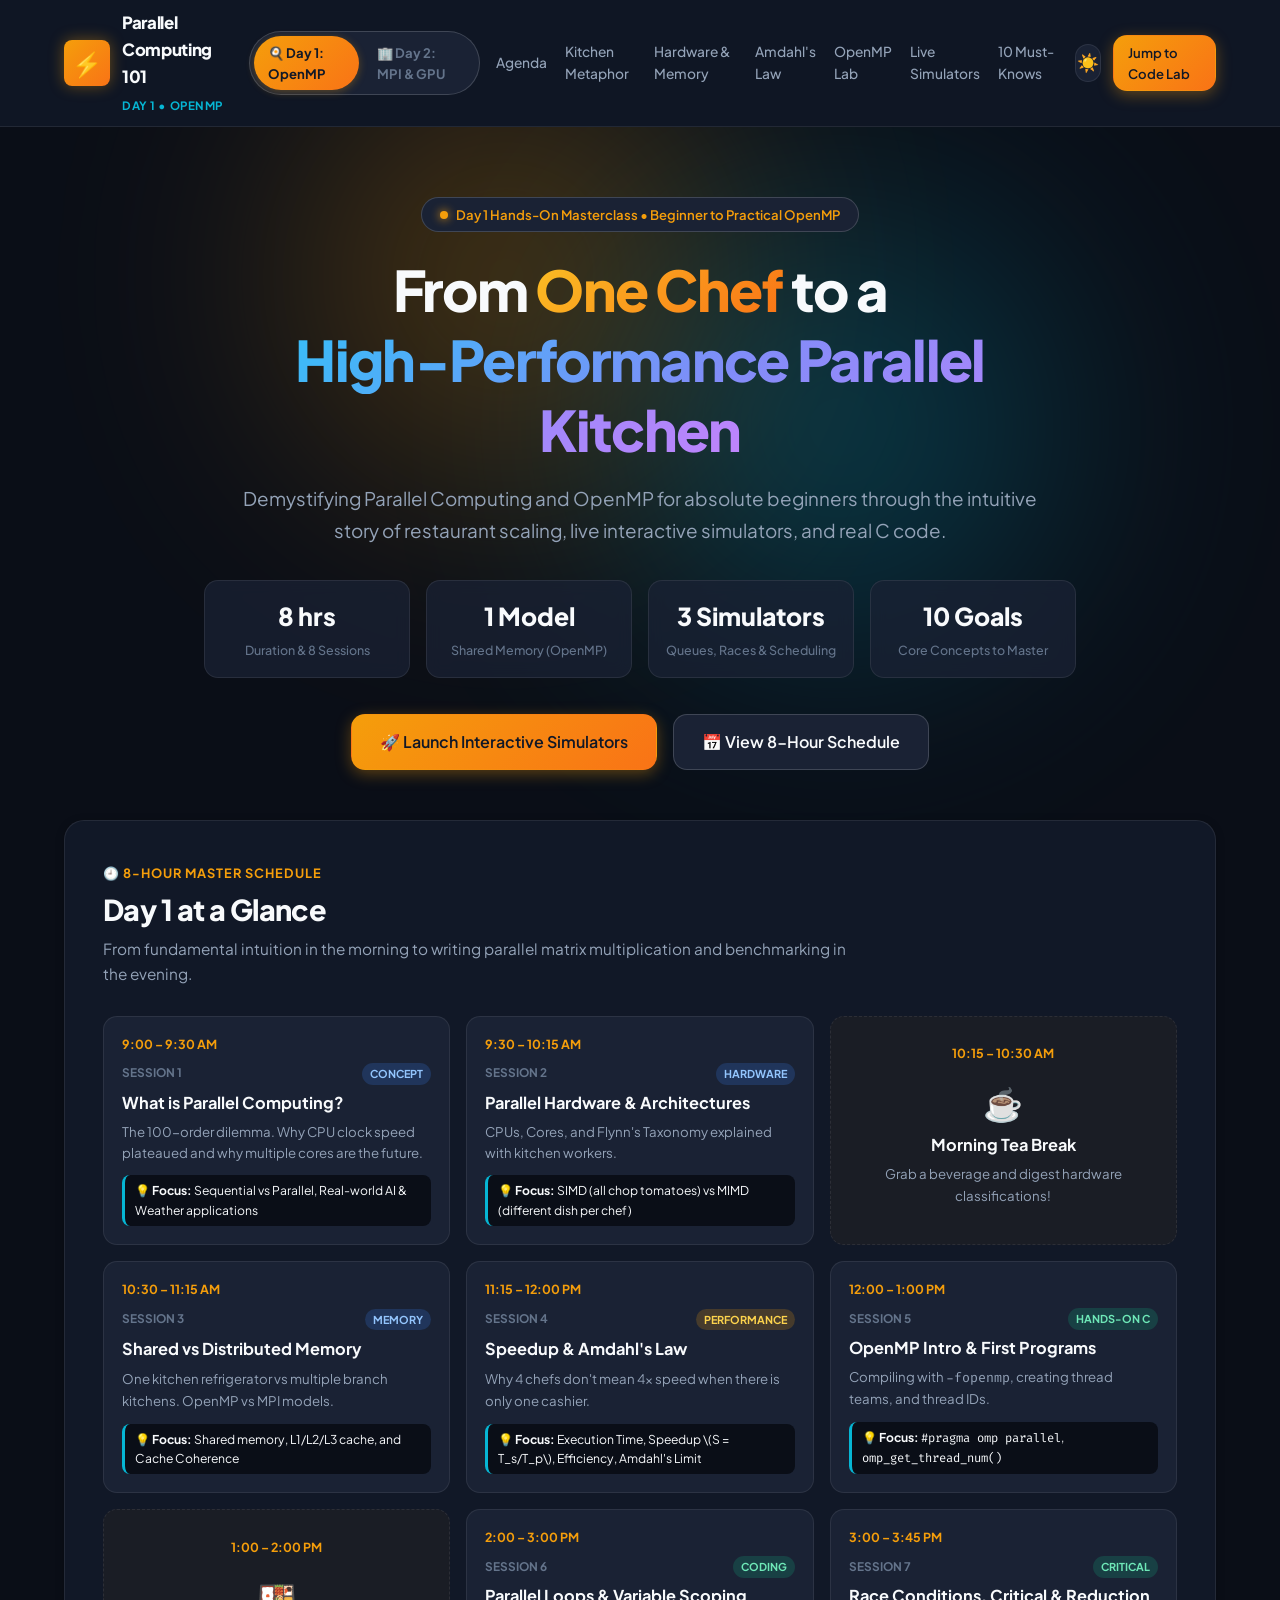
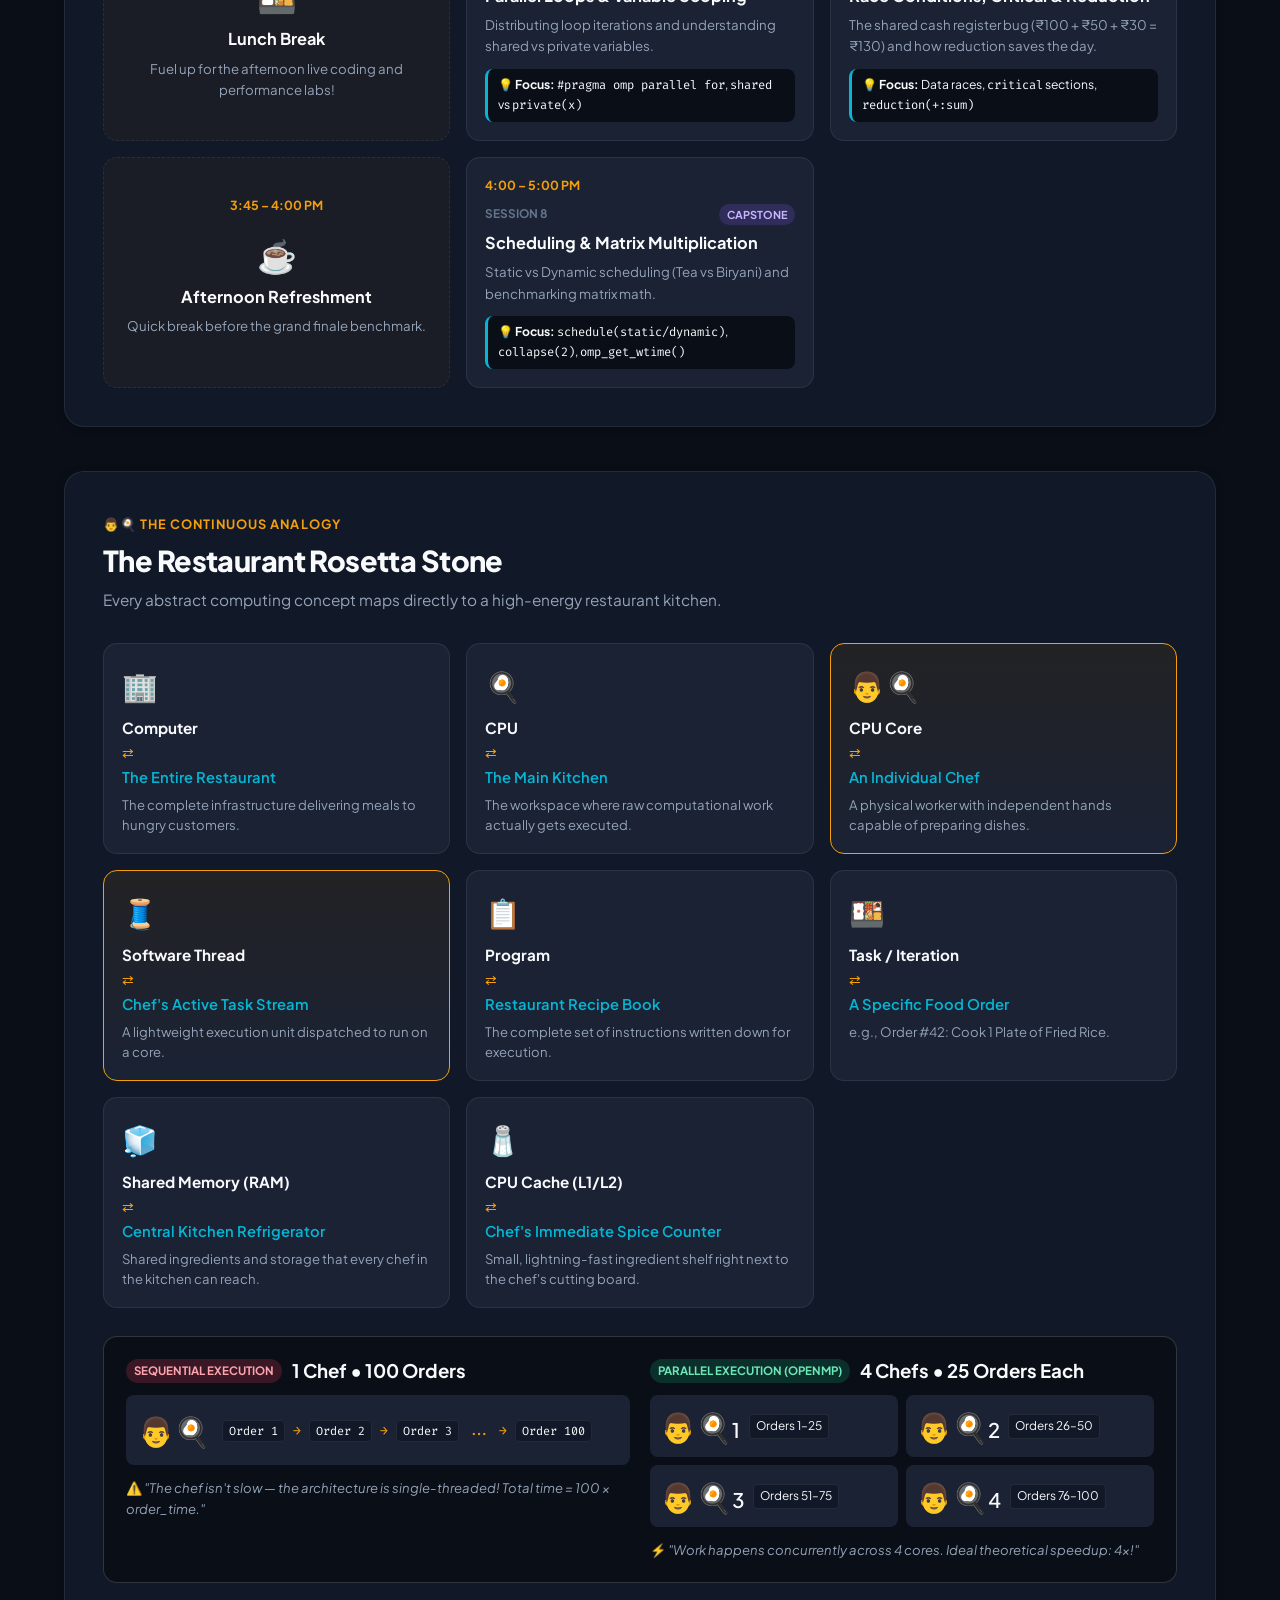
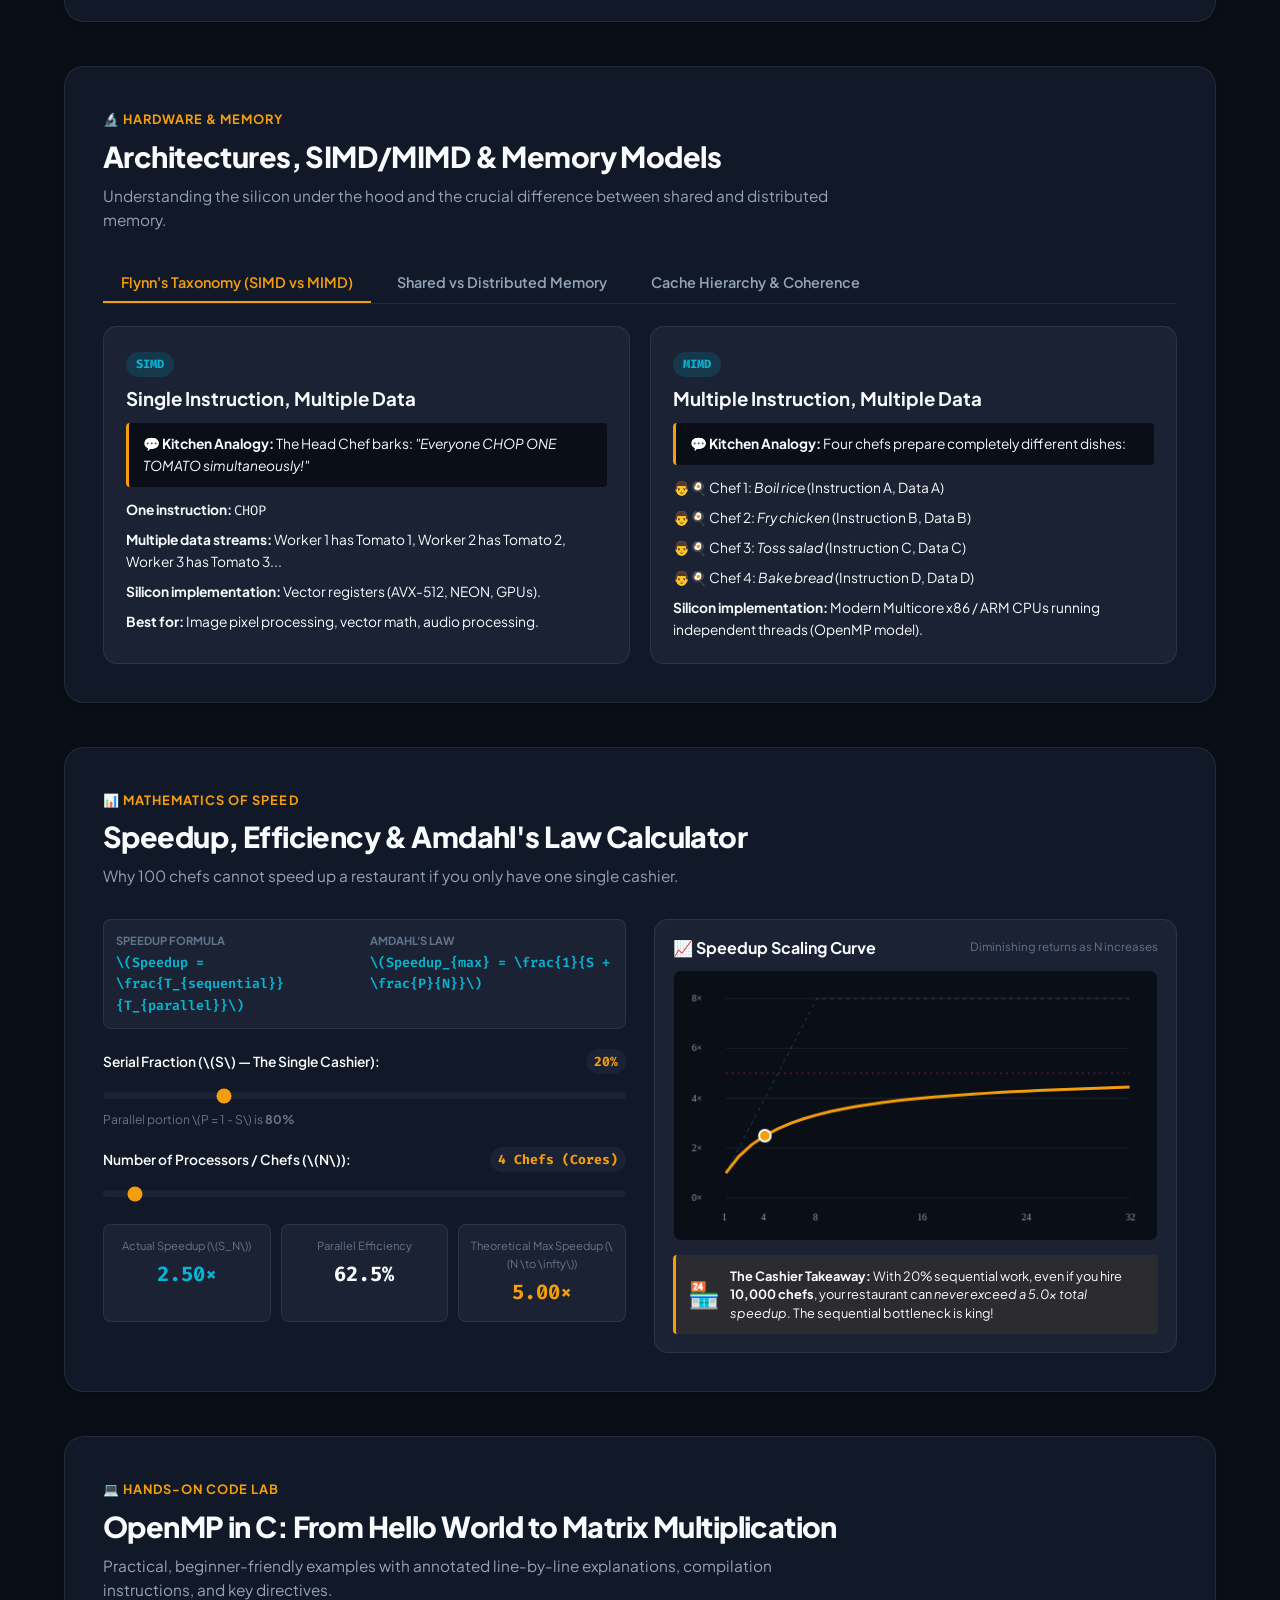
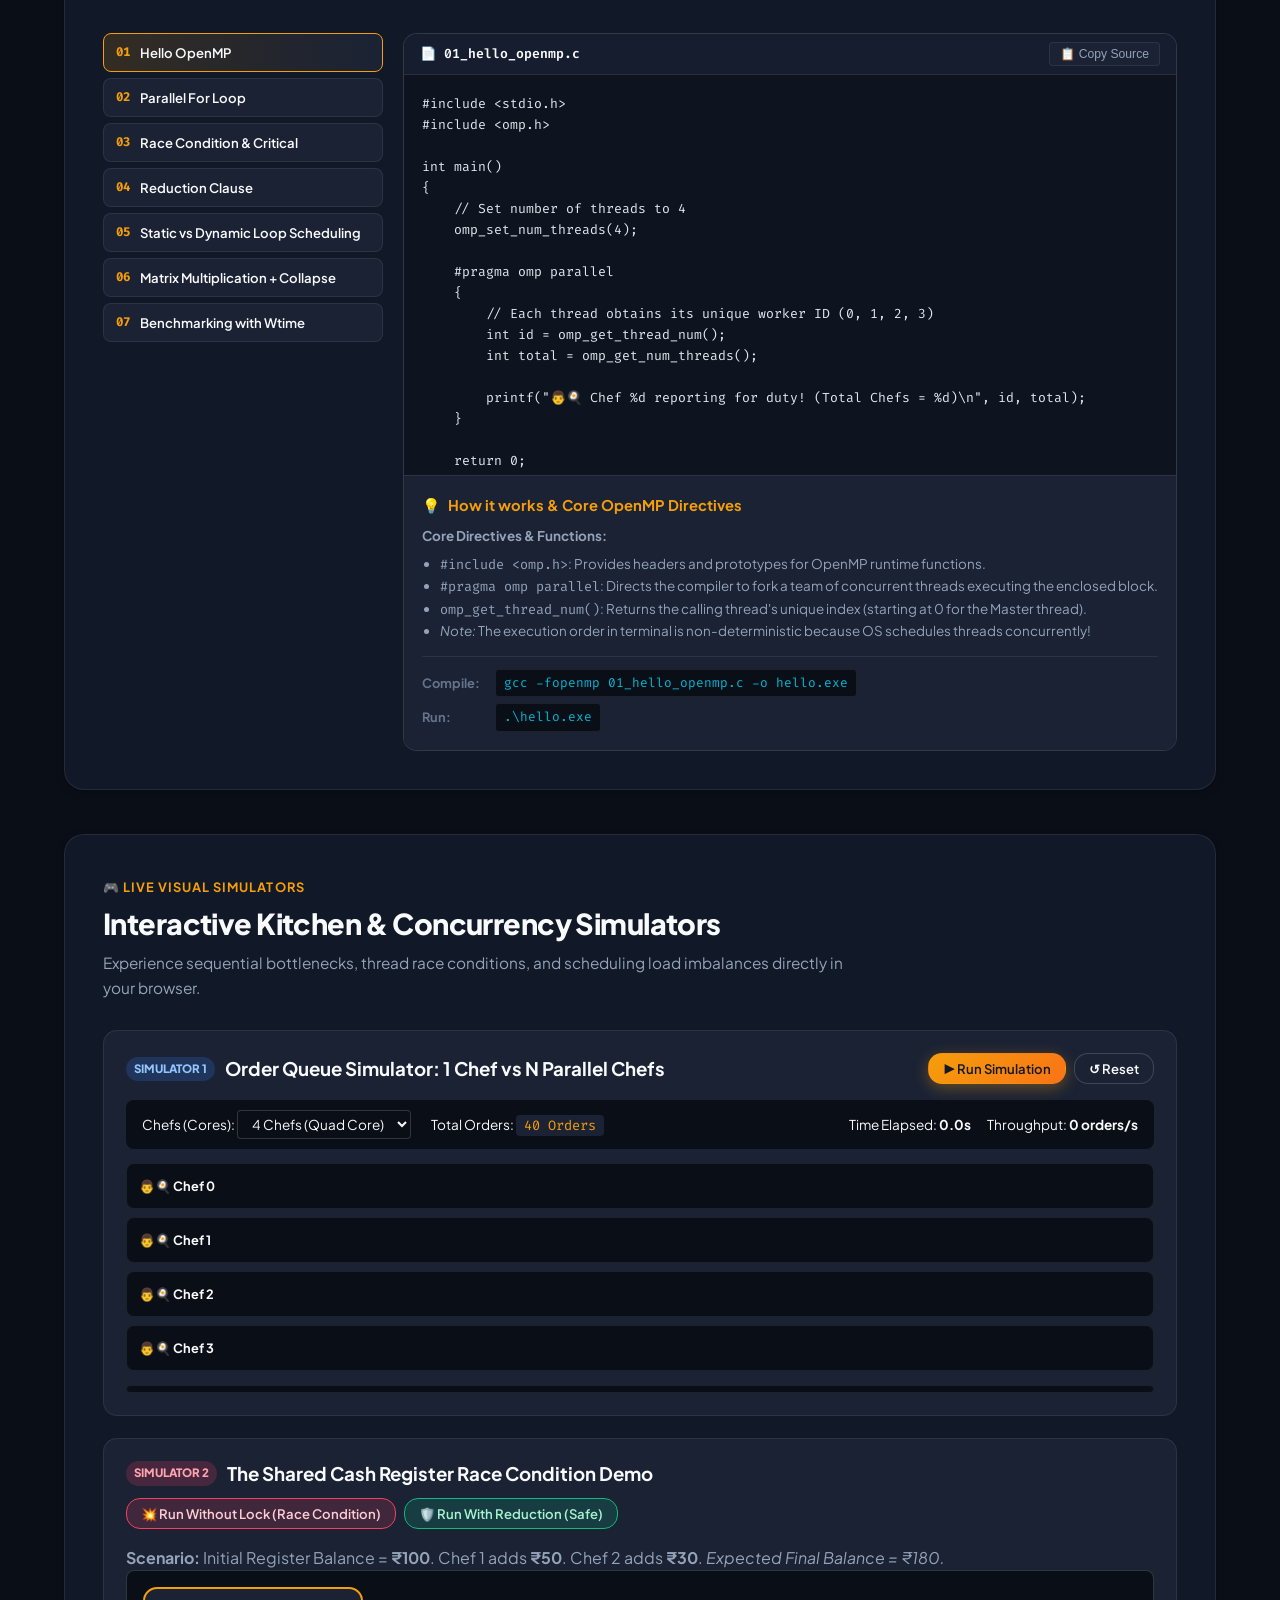
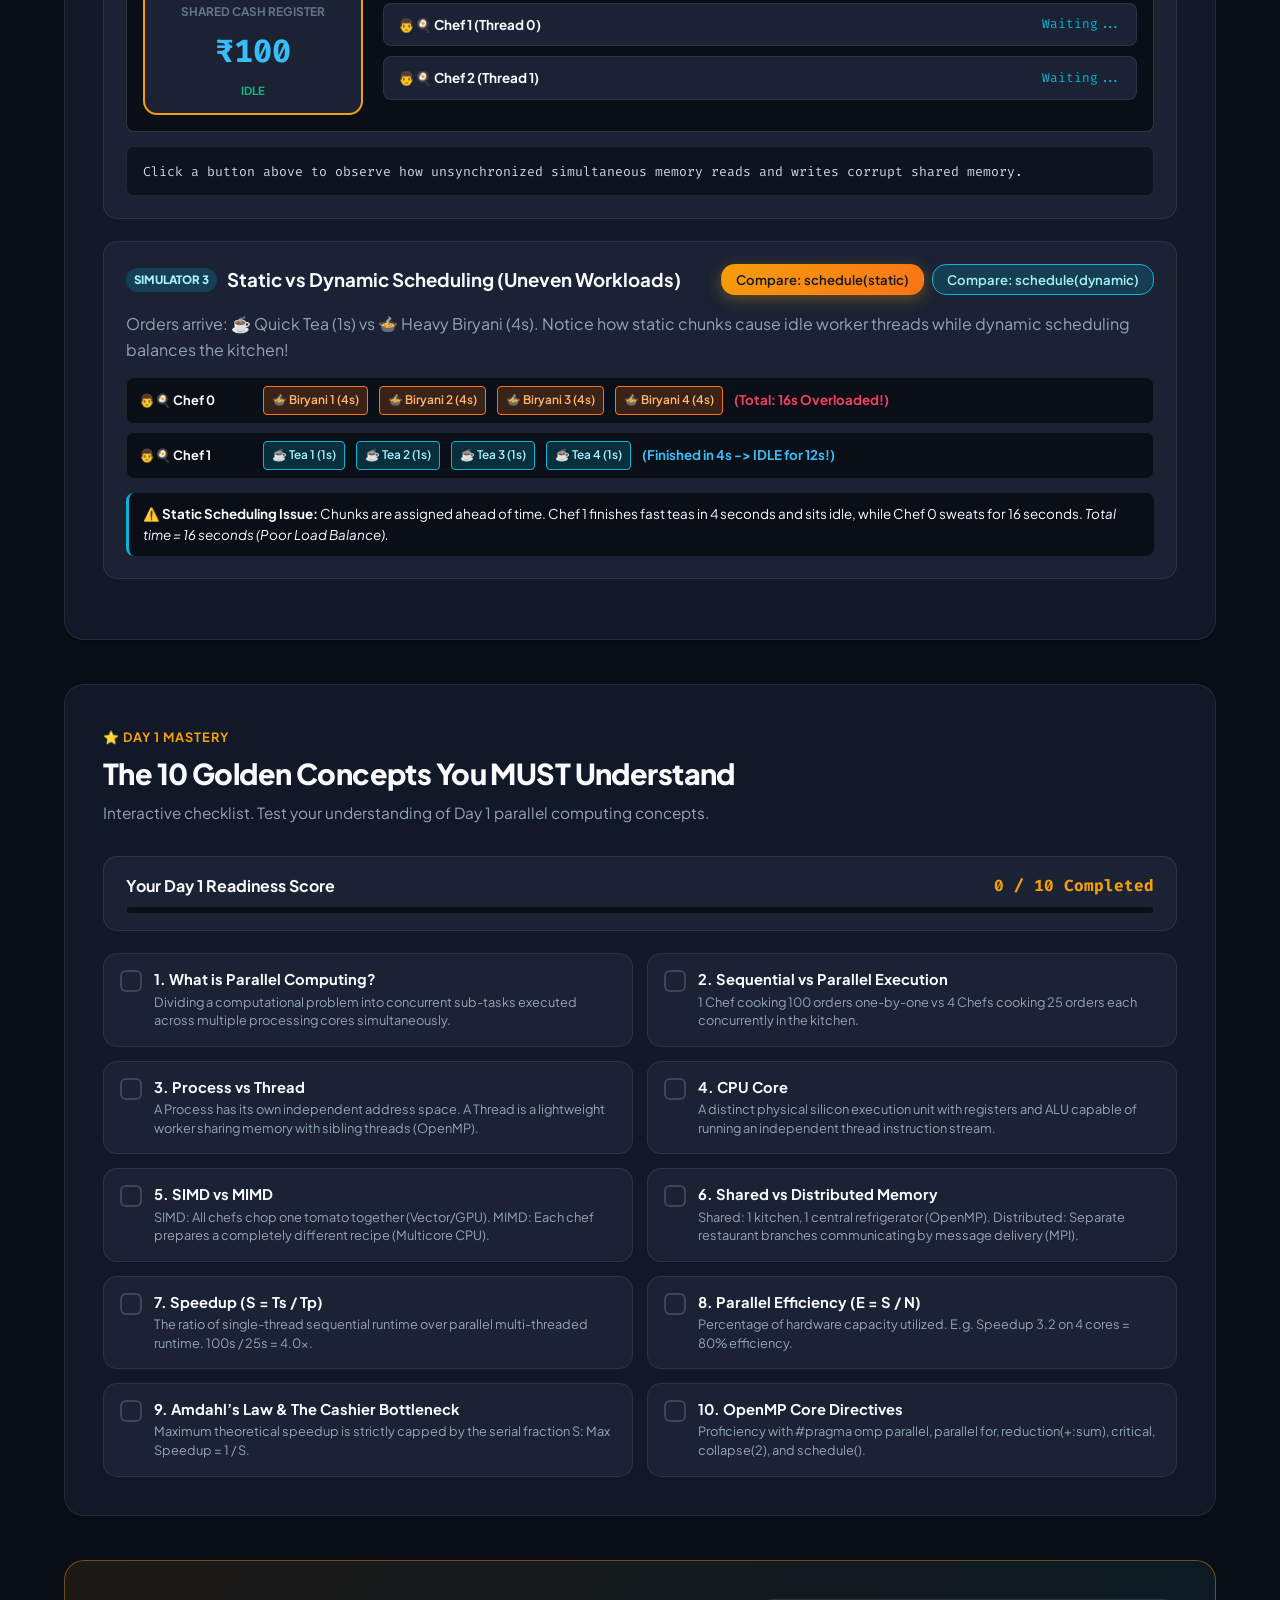
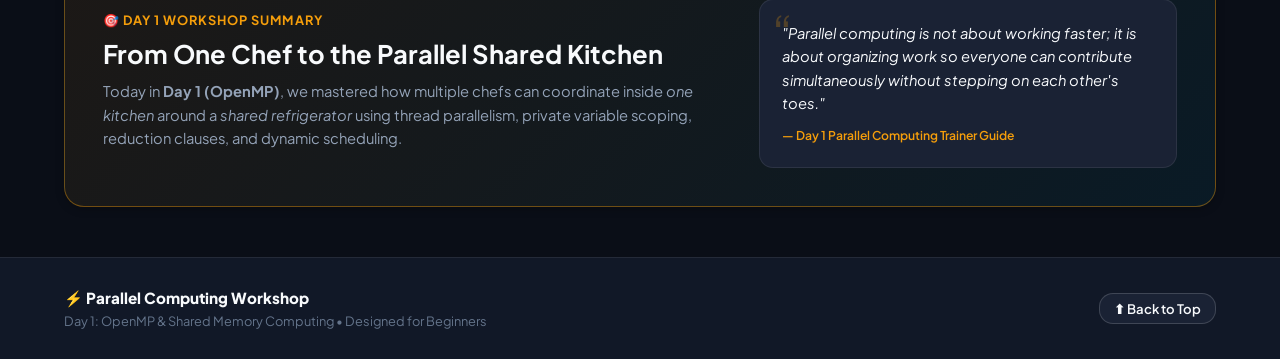
<file: index.html>
<!DOCTYPE html>
<html lang="en">
<head>
  <meta charset="UTF-8">
  <meta name="viewport" content="width=device-width, initial-scale=1.0">
  <title>Day 1: Parallel Computing & OpenMP — From One Chef to a Parallel Kitchen</title>
  <meta name="description" content="Day 1 Parallel Computing Workshop: Master parallel computing fundamentals, architectures, memory models, Amdahl's Law, and OpenMP through the continuous kitchen analogy.">
  <link rel="preconnect" href="https://fonts.googleapis.com">
  <link rel="preconnect" href="https://fonts.gstatic.com" crossorigin>
  <link href="https://fonts.googleapis.com/css2?family=Fira+Code:wght@400;500;600&family=Plus+Jakarta+Sans:wght@300;400;500;600;700;800&display=swap" rel="stylesheet">
  <link rel="stylesheet" href="style.css">
</head>
<body class="theme-dark">
  <!-- Top Navigation Header -->
  <header class="site-header">
    <div class="nav-container">
      <div class="brand">
        <span class="brand-icon">⚡</span>
        <div class="brand-text">
          <span class="brand-title">Parallel Computing 101</span>
          <span class="brand-badge">Day 1 • OpenMP</span>
        </div>
      </div>

      <!-- Workshop Day Switcher Links -->
      <div class="day-nav-pills">
        <a href="index.html" class="day-link-btn active">
          <span>🍳 Day 1: OpenMP</span>
        </a>
        <a href="day2.html" class="day-link-btn">
          <span>🏢 Day 2: MPI & GPU</span>
        </a>
      </div>

      <nav class="nav-links" id="navLinks">
        <a href="#agenda">Agenda</a>
        <a href="#rosetta">Kitchen Metaphor</a>
        <a href="#architectures">Hardware & Memory</a>
        <a href="#amdahl">Amdahl's Law</a>
        <a href="#codelab">OpenMP Lab</a>
        <a href="#simulators">Live Simulators</a>
        <a href="#milestones">10 Must-Knows</a>
      </nav>
      <div class="nav-actions">
        <button class="theme-toggle" id="themeToggle" title="Toggle Theme" aria-label="Toggle Theme">
          <span class="toggle-icon">☀️</span>
        </button>
        <a href="#codelab" class="btn btn-primary btn-sm">Jump to Code Lab</a>
      </div>
    </div>
  </header>

  <!-- Hero Section -->
  <section class="hero-section">
    <div class="hero-glow hero-glow-1"></div>
    <div class="hero-glow hero-glow-2"></div>
    <div class="container hero-content">
      <div class="hero-pill">
        <span class="pill-dot"></span>
        <span>Day 1 Hands-On Masterclass • Beginner to Practical OpenMP</span>
      </div>
      <h1 class="hero-title">
        From <span class="gradient-text-accent">One Chef</span> to a <br class="br-desktop">
        <span class="gradient-text-primary">High-Performance Parallel Kitchen</span>
      </h1>
      <p class="hero-subtitle">
        Demystifying Parallel Computing and OpenMP for absolute beginners through the intuitive story of restaurant scaling, live interactive simulators, and real C code.
      </p>

      <!-- Quick Metrics Bar -->
      <div class="hero-stats">
        <div class="stat-card">
          <div class="stat-num">8 hrs</div>
          <div class="stat-label">Duration & 8 Sessions</div>
        </div>
        <div class="stat-card">
          <div class="stat-num">1 Model</div>
          <div class="stat-label">Shared Memory (OpenMP)</div>
        </div>
        <div class="stat-card">
          <div class="stat-num">3 Simulators</div>
          <div class="stat-label">Queues, Races & Scheduling</div>
        </div>
        <div class="stat-card">
          <div class="stat-num">10 Goals</div>
          <div class="stat-label">Core Concepts to Master</div>
        </div>
      </div>

      <div class="hero-cta-group">
        <a href="#simulators" class="btn btn-primary btn-lg">
          <span>🚀 Launch Interactive Simulators</span>
        </a>
        <a href="#agenda" class="btn btn-secondary btn-lg">
          <span>📅 View 8-Hour Schedule</span>
        </a>
      </div>
    </div>
  </section>

  <!-- Main Container -->
  <main class="container">

    <!-- Section 0: Day at a Glance / Interactive Agenda -->
    <section id="agenda" class="section-card">
      <div class="section-header">
        <div class="section-tag">🕘 8-Hour Master Schedule</div>
        <h2 class="section-title">Day 1 at a Glance</h2>
        <p class="section-desc">From fundamental intuition in the morning to writing parallel matrix multiplication and benchmarking in the evening.</p>
      </div>

      <div class="timeline-grid">
        <!-- Session 1 -->
        <div class="timeline-card" data-session="1">
          <div class="time-badge">9:00 – 9:30 AM</div>
          <div class="session-header-row">
            <span class="session-num">Session 1</span>
            <span class="session-tag theory">Concept</span>
          </div>
          <h3>What is Parallel Computing?</h3>
          <p>The 100-order dilemma. Why CPU clock speed plateaued and why multiple cores are the future.</p>
          <div class="session-focus">💡 <strong>Focus:</strong> Sequential vs Parallel, Real-world AI & Weather applications</div>
        </div>

        <!-- Session 2 -->
        <div class="timeline-card" data-session="2">
          <div class="time-badge">9:30 – 10:15 AM</div>
          <div class="session-header-row">
            <span class="session-num">Session 2</span>
            <span class="session-tag theory">Hardware</span>
          </div>
          <h3>Parallel Hardware & Architectures</h3>
          <p>CPUs, Cores, and Flynn's Taxonomy explained with kitchen workers.</p>
          <div class="session-focus">💡 <strong>Focus:</strong> SIMD (all chop tomatoes) vs MIMD (different dish per chef)</div>
        </div>

        <!-- Break 1 -->
        <div class="timeline-card break-card">
          <div class="time-badge">10:15 – 10:30 AM</div>
          <div class="break-icon">☕</div>
          <h3>Morning Tea Break</h3>
          <p>Grab a beverage and digest hardware classifications!</p>
        </div>

        <!-- Session 3 -->
        <div class="timeline-card" data-session="3">
          <div class="time-badge">10:30 – 11:15 AM</div>
          <div class="session-header-row">
            <span class="session-num">Session 3</span>
            <span class="session-tag theory">Memory</span>
          </div>
          <h3>Shared vs Distributed Memory</h3>
          <p>One kitchen refrigerator vs multiple branch kitchens. OpenMP vs MPI models.</p>
          <div class="session-focus">💡 <strong>Focus:</strong> Shared memory, L1/L2/L3 cache, and Cache Coherence</div>
        </div>

        <!-- Session 4 -->
        <div class="timeline-card" data-session="4">
          <div class="time-badge">11:15 – 12:00 PM</div>
          <div class="session-header-row">
            <span class="session-num">Session 4</span>
            <span class="session-tag math">Performance</span>
          </div>
          <h3>Speedup & Amdahl's Law</h3>
          <p>Why 4 chefs don't mean 4× speed when there is only one cashier.</p>
          <div class="session-focus">💡 <strong>Focus:</strong> Execution Time, Speedup \(S = T_s/T_p\), Efficiency, Amdahl's Limit</div>
        </div>

        <!-- Session 5 -->
        <div class="timeline-card" data-session="5">
          <div class="time-badge">12:00 – 1:00 PM</div>
          <div class="session-header-row">
            <span class="session-num">Session 5</span>
            <span class="session-tag code">Hands-on C</span>
          </div>
          <h3>OpenMP Intro & First Programs</h3>
          <p>Compiling with <code>-fopenmp</code>, creating thread teams, and thread IDs.</p>
          <div class="session-focus">💡 <strong>Focus:</strong> <code>#pragma omp parallel</code>, <code>omp_get_thread_num()</code></div>
        </div>

        <!-- Lunch -->
        <div class="timeline-card break-card lunch-card">
          <div class="time-badge">1:00 – 2:00 PM</div>
          <div class="break-icon">🍱</div>
          <h3>Lunch Break</h3>
          <p>Fuel up for the afternoon live coding and performance labs!</p>
        </div>

        <!-- Session 6 -->
        <div class="timeline-card" data-session="6">
          <div class="time-badge">2:00 – 3:00 PM</div>
          <div class="session-header-row">
            <span class="session-num">Session 6</span>
            <span class="session-tag code">Coding</span>
          </div>
          <h3>Parallel Loops & Variable Scoping</h3>
          <p>Distributing loop iterations and understanding shared vs private variables.</p>
          <div class="session-focus">💡 <strong>Focus:</strong> <code>#pragma omp parallel for</code>, <code>shared</code> vs <code>private(x)</code></div>
        </div>

        <!-- Session 7 -->
        <div class="timeline-card" data-session="7">
          <div class="time-badge">3:00 – 3:45 PM</div>
          <div class="session-header-row">
            <span class="session-num">Session 7</span>
            <span class="session-tag code">Critical</span>
          </div>
          <h3>Race Conditions, Critical & Reduction</h3>
          <p>The shared cash register bug (₹100 + ₹50 + ₹30 = ₹130) and how reduction saves the day.</p>
          <div class="session-focus">💡 <strong>Focus:</strong> Data races, <code>critical</code> sections, <code>reduction(+:sum)</code></div>
        </div>

        <!-- Break 2 -->
        <div class="timeline-card break-card">
          <div class="time-badge">3:45 – 4:00 PM</div>
          <div class="break-icon">☕</div>
          <h3>Afternoon Refreshment</h3>
          <p>Quick break before the grand finale benchmark.</p>
        </div>

        <!-- Session 8 -->
        <div class="timeline-card" data-session="8">
          <div class="time-badge">4:00 – 5:00 PM</div>
          <div class="session-header-row">
            <span class="session-num">Session 8</span>
            <span class="session-tag capstone">Capstone</span>
          </div>
          <h3>Scheduling & Matrix Multiplication</h3>
          <p>Static vs Dynamic scheduling (Tea vs Biryani) and benchmarking matrix math.</p>
          <div class="session-focus">💡 <strong>Focus:</strong> <code>schedule(static/dynamic)</code>, <code>collapse(2)</code>, <code>omp_get_wtime()</code></div>
        </div>
      </div>
    </section>

    <!-- Section 1: The Kitchen Rosetta Stone -->
    <section id="rosetta" class="section-card">
      <div class="section-header">
        <div class="section-tag">👨🍳 The Continuous Analogy</div>
        <h2 class="section-title">The Restaurant Rosetta Stone</h2>
        <p class="section-desc">Every abstract computing concept maps directly to a high-energy restaurant kitchen.</p>
      </div>

      <div class="rosetta-grid">
        <div class="rosetta-card">
          <div class="rosetta-icon">🏢</div>
          <div class="rosetta-term">Computer</div>
          <div class="rosetta-arrow">⇄</div>
          <div class="rosetta-metaphor">The Entire Restaurant</div>
          <p>The complete infrastructure delivering meals to hungry customers.</p>
        </div>

        <div class="rosetta-card">
          <div class="rosetta-icon">🍳</div>
          <div class="rosetta-term">CPU</div>
          <div class="rosetta-arrow">⇄</div>
          <div class="rosetta-metaphor">The Main Kitchen</div>
          <p>The workspace where raw computational work actually gets executed.</p>
        </div>

        <div class="rosetta-card highlight-card">
          <div class="rosetta-icon">👨🍳</div>
          <div class="rosetta-term">CPU Core</div>
          <div class="rosetta-arrow">⇄</div>
          <div class="rosetta-metaphor">An Individual Chef</div>
          <p>A physical worker with independent hands capable of preparing dishes.</p>
        </div>

        <div class="rosetta-card highlight-card">
          <div class="rosetta-icon">🧵</div>
          <div class="rosetta-term">Software Thread</div>
          <div class="rosetta-arrow">⇄</div>
          <div class="rosetta-metaphor">Chef's Active Task Stream</div>
          <p>A lightweight execution unit dispatched to run on a core.</p>
        </div>

        <div class="rosetta-card">
          <div class="rosetta-icon">📋</div>
          <div class="rosetta-term">Program</div>
          <div class="rosetta-arrow">⇄</div>
          <div class="rosetta-metaphor">Restaurant Recipe Book</div>
          <p>The complete set of instructions written down for execution.</p>
        </div>

        <div class="rosetta-card">
          <div class="rosetta-icon">🍱</div>
          <div class="rosetta-term">Task / Iteration</div>
          <div class="rosetta-arrow">⇄</div>
          <div class="rosetta-metaphor">A Specific Food Order</div>
          <p>e.g., Order #42: Cook 1 Plate of Fried Rice.</p>
        </div>

        <div class="rosetta-card">
          <div class="rosetta-icon">🧊</div>
          <div class="rosetta-term">Shared Memory (RAM)</div>
          <div class="rosetta-arrow">⇄</div>
          <div class="rosetta-metaphor">Central Kitchen Refrigerator</div>
          <p>Shared ingredients and storage that every chef in the kitchen can reach.</p>
        </div>

        <div class="rosetta-card">
          <div class="rosetta-icon">🧂</div>
          <div class="rosetta-term">CPU Cache (L1/L2)</div>
          <div class="rosetta-arrow">⇄</div>
          <div class="rosetta-metaphor">Chef's Immediate Spice Counter</div>
          <p>Small, lightning-fast ingredient shelf right next to the chef's cutting board.</p>
        </div>
      </div>

      <!-- Story Comparison: 1 Chef vs 4 Chefs -->
      <div class="comparison-box">
        <div class="comp-col">
          <div class="comp-header">
            <span class="comp-badge bad">Sequential Execution</span>
            <h3>1 Chef • 100 Orders</h3>
          </div>
          <div class="comp-visual">
            <div class="chef-avatar">👨🍳</div>
            <div class="order-pipeline">
              <span class="order-chip">Order 1</span> → 
              <span class="order-chip">Order 2</span> → 
              <span class="order-chip">Order 3</span> ... → 
              <span class="order-chip">Order 100</span>
            </div>
          </div>
          <p class="comp-note">⚠️ <em>"The chef isn't slow — the architecture is single-threaded! Total time = 100 × order_time."</em></p>
        </div>

        <div class="comp-col highlight-col">
          <div class="comp-header">
            <span class="comp-badge good">Parallel Execution (OpenMP)</span>
            <h3>4 Chefs • 25 Orders Each</h3>
          </div>
          <div class="comp-visual-grid">
            <div class="chef-lane"><span class="chef-avatar">👨🍳₁</span> <span class="order-chip">Orders 1–25</span></div>
            <div class="chef-lane"><span class="chef-avatar">👨🍳₂</span> <span class="order-chip">Orders 26–50</span></div>
            <div class="chef-lane"><span class="chef-avatar">👨🍳₃</span> <span class="order-chip">Orders 51–75</span></div>
            <div class="chef-lane"><span class="chef-avatar">👨🍳₄</span> <span class="order-chip">Orders 76–100</span></div>
          </div>
          <p class="comp-note">⚡ <em>"Work happens concurrently across 4 cores. Ideal theoretical speedup: 4×!"</em></p>
        </div>
      </div>
    </section>

    <!-- Section 2: Hardware, Flynn's Taxonomy & Memory Models -->
    <section id="architectures" class="section-card">
      <div class="section-header">
        <div class="section-tag">🔬 Hardware & Memory</div>
        <h2 class="section-title">Architectures, SIMD/MIMD & Memory Models</h2>
        <p class="section-desc">Understanding the silicon under the hood and the crucial difference between shared and distributed memory.</p>
      </div>

      <div class="tab-container" id="archTabs">
        <div class="tab-buttons">
          <button class="tab-btn active" data-tab="tab-flynn">Flynn's Taxonomy (SIMD vs MIMD)</button>
          <button class="tab-btn" data-tab="tab-memory">Shared vs Distributed Memory</button>
          <button class="tab-btn" data-tab="tab-cache">Cache Hierarchy & Coherence</button>
        </div>

        <!-- Tab 1: Flynn's Taxonomy -->
        <div class="tab-content active" id="tab-flynn">
          <div class="two-col-grid">
            <div class="content-box">
              <div class="concept-badge">SIMD</div>
              <h3>Single Instruction, Multiple Data</h3>
              <div class="kitchen-quote">
                💬 <strong>Kitchen Analogy:</strong> The Head Chef barks: <em>"Everyone CHOP ONE TOMATO simultaneously!"</em>
              </div>
              <ul class="feature-list">
                <li><strong>One instruction:</strong> <code>CHOP</code></li>
                <li><strong>Multiple data streams:</strong> Worker 1 has Tomato 1, Worker 2 has Tomato 2, Worker 3 has Tomato 3...</li>
                <li><strong>Silicon implementation:</strong> Vector registers (AVX-512, NEON, GPUs).</li>
                <li><strong>Best for:</strong> Image pixel processing, vector math, audio processing.</li>
              </ul>
            </div>

            <div class="content-box">
              <div class="concept-badge">MIMD</div>
              <h3>Multiple Instruction, Multiple Data</h3>
              <div class="kitchen-quote">
                💬 <strong>Kitchen Analogy:</strong> Four chefs prepare completely different dishes:
              </div>
              <ul class="feature-list">
                <li>👨🍳 Chef 1: <em>Boil rice</em> (Instruction A, Data A)</li>
                <li>👨🍳 Chef 2: <em>Fry chicken</em> (Instruction B, Data B)</li>
                <li>👨🍳 Chef 3: <em>Toss salad</em> (Instruction C, Data C)</li>
                <li>👨🍳 Chef 4: <em>Bake bread</em> (Instruction D, Data D)</li>
                <li><strong>Silicon implementation:</strong> Modern Multicore x86 / ARM CPUs running independent threads (OpenMP model).</li>
              </ul>
            </div>
          </div>
        </div>

        <!-- Tab 2: Shared vs Distributed Memory -->
        <div class="tab-content" id="tab-memory">
          <div class="two-col-grid">
            <div class="memory-card shared">
              <div class="memory-header">
                <span class="memory-icon">🧊</span>
                <h3>Shared Memory Architecture</h3>
                <span class="tech-tag">OpenMP Model</span>
              </div>
              <div class="memory-diagram">
                <div class="mem-block">Shared RAM (Central Pantry / Fridge)</div>
                <div class="mem-arrows">↓↓↓↓</div>
                <div class="cores-row">
                  <div class="core-box">Core 0 (Thread 0)</div>
                  <div class="core-box">Core 1 (Thread 1)</div>
                  <div class="core-box">Core 2 (Thread 2)</div>
                  <div class="core-box">Core 3 (Thread 3)</div>
                </div>
              </div>
              <p>All threads share one common address space. Fast communication via pointers, but requires caution with race conditions!</p>
            </div>

            <div class="memory-card distributed">
              <div class="memory-header">
                <span class="memory-icon">🌐</span>
                <h3>Distributed Memory Architecture</h3>
                <span class="tech-tag">Cluster Model</span>
              </div>
              <div class="memory-diagram">
                <div class="dist-nodes">
                  <div class="node-box">
                    <span>Node 1 (Branch 1)</span>
                    <small>RAM 1</small>
                  </div>
                  <div class="network-bus">⇄ Network Messages ⇄</div>
                  <div class="node-box">
                    <span>Node 2 (Branch 2)</span>
                    <small>RAM 2</small>
                  </div>
                </div>
              </div>
              <p>Separate physical computers (branches). Branch 1 cannot peek into Branch 2's fridge; they must pass explicit messages over the network.</p>
            </div>
          </div>
        </div>

        <!-- Tab 3: Cache & Coherence -->
        <div class="tab-content" id="tab-cache">
          <div class="cache-explainer">
            <h3>Why Cache Matters: The Walking Chef Problem</h3>
            <p>If the central refrigerator (RAM) is 50 meters away, walking back and forth for every pinch of salt destroys throughput. Modern CPUs put small, ultra-fast memory right next to the core.</p>

            <div class="cache-pyramid">
              <div class="pyramid-level l1"><span>L1 Cache (Fastest, ~1-2 ns, KB) — Chef's Cutting Board</span></div>
              <div class="pyramid-level l2"><span>L2 Cache (~3-5 ns, Hundreds KB) — Personal Prep Shelf</span></div>
              <div class="pyramid-level l3"><span>L3 Cache (~10-20 ns, Shared MB) — Kitchen Pass Counter</span></div>
              <div class="pyramid-level ram"><span>Main Memory RAM (~60-100 ns, GB) — Central Cold Storage</span></div>
            </div>

            <div class="coherence-warning">
              <h4>⚠️ The Cache Coherence Dilemma</h4>
              <p>Suppose <strong>Chef 1</strong> updates the secret salt quantity on their cutting board. <strong>Chef 2</strong> still reads their local stale copy. Hardware uses cache coherence protocols (MESI) to keep local caches synchronized automatically.</p>
            </div>
          </div>
        </div>
      </div>
    </section>

    <!-- Section 3: Performance, Speedup & Interactive Amdahl's Law -->
    <section id="amdahl" class="section-card">
      <div class="section-header">
        <div class="section-tag">📊 Mathematics of Speed</div>
        <h2 class="section-title">Speedup, Efficiency & Amdahl's Law Calculator</h2>
        <p class="section-desc">Why 100 chefs cannot speed up a restaurant if you only have one single cashier.</p>
      </div>

      <div class="amdahl-container">
        <!-- Interactive Controls -->
        <div class="amdahl-controls">
          <div class="formula-banner">
            <div class="formula-item">
              <span class="formula-label">Speedup Formula</span>
              <span class="formula-math">\(Speedup = \frac{T_{sequential}}{T_{parallel}}\)</span>
            </div>
            <div class="formula-item">
              <span class="formula-label">Amdahl's Law</span>
              <span class="formula-math">\(Speedup_{max} = \frac{1}{S + \frac{P}{N}}\)</span>
            </div>
          </div>

          <div class="slider-group">
            <div class="slider-header">
              <label for="serialFractionSlider">Serial Fraction (\(S\) — The Single Cashier):</label>
              <span class="slider-val" id="serialVal">20%</span>
            </div>
            <input type="range" id="serialFractionSlider" min="0" max="90" step="5" value="20" class="slider">
            <small class="slider-hint">Parallel portion \(P = 1 - S\) is <strong id="parallelVal">80%</strong></small>
          </div>

          <div class="slider-group">
            <div class="slider-header">
              <label for="numCoresSlider">Number of Processors / Chefs (\(N\)):</label>
              <span class="slider-val" id="coresVal">4 Cores</span>
            </div>
            <input type="range" id="numCoresSlider" min="1" max="64" step="1" value="4" class="slider">
          </div>

          <!-- Real-time Output Metrics -->
          <div class="amdahl-results">
            <div class="res-box">
              <span class="res-label">Actual Speedup (\(S_N\))</span>
              <span class="res-value highlight" id="actualSpeedup">2.50×</span>
            </div>
            <div class="res-box">
              <span class="res-label">Parallel Efficiency</span>
              <span class="res-value" id="efficiencyVal">62.5%</span>
            </div>
            <div class="res-box">
              <span class="res-label">Theoretical Max Speedup (\(N \to \infty\))</span>
              <span class="res-value accent" id="maxSpeedup">5.00×</span>
            </div>
          </div>
        </div>

        <!-- Visual Canvas & Story Breakdown -->
        <div class="amdahl-visualizer">
          <div class="visualizer-header">
            <h4>📈 Speedup Scaling Curve</h4>
            <span class="badge-dim" id="scalingInsight">Diminishing returns as N increases</span>
          </div>
          <div class="chart-wrapper">
            <canvas id="amdahlChart" width="480" height="260"></canvas>
          </div>
          <div class="cashier-story-box">
            <div class="cashier-icon">🏪</div>
            <div class="cashier-text">
              <strong>The Cashier Takeaway:</strong> With 20% sequential work, even if you hire <strong>10,000 chefs</strong>, your restaurant can <em>never exceed a 5.0× total speedup</em>. The sequential bottleneck is king!
            </div>
          </div>
        </div>
      </div>
    </section>

    <!-- Section 4: OpenMP Hands-on Code Lab -->
    <section id="codelab" class="section-card">
      <div class="section-header">
        <div class="section-tag">💻 Hands-on Code Lab</div>
        <h2 class="section-title">OpenMP in C: From Hello World to Matrix Multiplication</h2>
        <p class="section-desc">Practical, beginner-friendly examples with annotated line-by-line explanations, compilation instructions, and key directives.</p>
      </div>

      <div class="code-lab-wrapper">
        <!-- Lab Navigator Tabs -->
        <div class="lab-nav" id="codeLabNav">
          <button class="lab-tab active" data-code="hello">
            <span class="tab-num">01</span>
            <span class="tab-title">Hello OpenMP</span>
          </button>
          <button class="lab-tab" data-code="parallel-for">
            <span class="tab-num">02</span>
            <span class="tab-title">Parallel For Loop</span>
          </button>
          <button class="lab-tab" data-code="race-condition">
            <span class="tab-num">03</span>
            <span class="tab-title">Race Condition & Critical</span>
          </button>
          <button class="lab-tab" data-code="reduction">
            <span class="tab-num">04</span>
            <span class="tab-title">Reduction Clause</span>
          </button>
          <button class="lab-tab" data-code="scheduling">
            <span class="tab-num">05</span>
            <span class="tab-title">Static vs Dynamic Loop Scheduling</span>
          </button>
          <button class="lab-tab" data-code="matrix">
            <span class="tab-num">06</span>
            <span class="tab-title">Matrix Multiplication + Collapse</span>
          </button>
          <button class="lab-tab" data-code="timing">
            <span class="tab-num">07</span>
            <span class="tab-title">Benchmarking with Wtime</span>
          </button>
        </div>

        <!-- Code Display Pane -->
        <div class="code-display-pane">
          <div class="code-header-bar">
            <div class="file-info">
              <span class="file-icon">📄</span>
              <span class="file-name" id="currentFileName">01_hello_openmp.c</span>
            </div>
            <div class="code-actions">
              <button class="btn-copy" id="copyCodeBtn" title="Copy Code">
                <span>📋 Copy Source</span>
              </button>
            </div>
          </div>

          <pre class="code-block"><code id="codeContent" class="language-c"></code></pre>

          <!-- Explanation Drawer -->
          <div class="code-explanation-card">
            <div class="exp-title">
              <span class="exp-icon">💡</span>
              <span id="expHeading">How it works & Core OpenMP Directives</span>
            </div>
            <div class="exp-body" id="expBody">
              <!-- Injected by JS -->
            </div>
            <div class="compilation-bar">
              <div class="compile-cmd">
                <span class="cmd-label">Compile:</span>
                <code id="compileCmd">gcc -fopenmp 01_hello_openmp.c -o hello.exe</code>
              </div>
              <div class="compile-cmd">
                <span class="cmd-label">Run:</span>
                <code id="runCmd">.\hello.exe</code>
              </div>
            </div>
          </div>
        </div>
      </div>
    </section>

    <!-- Section 5: Live Interactive Simulators -->
    <section id="simulators" class="section-card">
      <div class="section-header">
        <div class="section-tag">🎮 Live Visual Simulators</div>
        <h2 class="section-title">Interactive Kitchen & Concurrency Simulators</h2>
        <p class="section-desc">Experience sequential bottlenecks, thread race conditions, and scheduling load imbalances directly in your browser.</p>
      </div>

      <!-- Simulator 1: The 100-Order Queue (1 Chef vs 4 Chefs) -->
      <div class="sim-card">
        <div class="sim-header">
          <div class="sim-title-group">
            <span class="sim-badge">Simulator 1</span>
            <h3>Order Queue Simulator: 1 Chef vs N Parallel Chefs</h3>
          </div>
          <div class="sim-controls-inline">
            <button class="btn btn-primary btn-sm" id="btnRunQueueSim">▶ Run Simulation</button>
            <button class="btn btn-secondary btn-sm" id="btnResetQueueSim">↺ Reset</button>
          </div>
        </div>

        <div class="sim-body">
          <div class="queue-params">
            <label>Chefs (Cores):
              <select id="queueChefsSelect" class="sim-select">
                <option value="1">1 Chef (Sequential)</option>
                <option value="2">2 Chefs</option>
                <option value="4" selected>4 Chefs (Quad Core)</option>
                <option value="8">8 Chefs (Octa Core)</option>
              </select>
            </label>
            <label>Total Orders:
              <span class="order-count-badge">40 Orders</span>
            </label>
            <div class="sim-metric">
              <span>Time Elapsed: <strong id="queueTimeElapsed">0.0s</strong></span>
              <span>Throughput: <strong id="queueThroughput">0 orders/s</strong></span>
            </div>
          </div>

          <div class="chefs-lanes-container" id="chefsLanesContainer">
            <!-- Rendered by JS -->
          </div>
          <div class="progress-bar-container">
            <div class="progress-bar-fill" id="queueTotalProgress" style="width: 0%"></div>
          </div>
        </div>
      </div>

      <!-- Simulator 2: The Shared Cash Counter Race Condition -->
      <div class="sim-card">
        <div class="sim-header">
          <div class="sim-title-group">
            <span class="sim-badge critical">Simulator 2</span>
            <h3>The Shared Cash Register Race Condition Demo</h3>
          </div>
          <div class="sim-controls-inline">
            <button class="btn btn-danger btn-sm" id="btnSimulateBuggyCash">💥 Run Without Lock (Race Condition)</button>
            <button class="btn btn-success btn-sm" id="btnSimulateSafeReduction">🛡️ Run With Reduction (Safe)</button>
          </div>
        </div>

        <div class="sim-body">
          <p class="sim-scenario-desc">
            <strong>Scenario:</strong> Initial Register Balance = <strong>₹100</strong>. 
            Chef 1 adds <strong>₹50</strong>. Chef 2 adds <strong>₹30</strong>. 
            <em>Expected Final Balance = ₹180.</em>
          </p>

          <div class="race-visual-box">
            <div class="cash-register-node">
              <div class="reg-title">Shared Cash Register</div>
              <div class="reg-amount" id="registerDisplay">₹100</div>
              <div class="reg-status" id="registerStatus">IDLE</div>
            </div>

            <div class="threads-timeline" id="raceTimeline">
              <div class="timeline-step" id="stepChef1">
                <div class="step-actor">👨🍳 Chef 1 (Thread 0)</div>
                <div class="step-action" id="chef1Action">Waiting...</div>
              </div>
              <div class="timeline-step" id="stepChef2">
                <div class="step-actor">👨🍳 Chef 2 (Thread 1)</div>
                <div class="step-action" id="chef2Action">Waiting...</div>
              </div>
            </div>
          </div>

          <div class="race-log-box" id="raceLog">
            Click a button above to observe how unsynchronized simultaneous memory reads and writes corrupt shared memory.
          </div>
        </div>
      </div>

      <!-- Simulator 3: Scheduling Tea (1 min) vs Biryani (20 min) -->
      <div class="sim-card">
        <div class="sim-header">
          <div class="sim-title-group">
            <span class="sim-badge info">Simulator 3</span>
            <h3>Static vs Dynamic Scheduling (Uneven Workloads)</h3>
          </div>
          <div class="sim-controls-inline">
            <button class="btn btn-primary btn-sm" id="btnScheduleStatic">Compare: schedule(static)</button>
            <button class="btn btn-accent btn-sm" id="btnScheduleDynamic">Compare: schedule(dynamic)</button>
          </div>
        </div>

        <div class="sim-body">
          <p class="sim-scenario-desc">
            Orders arrive: ☕ Quick Tea (1s) vs 🍲 Heavy Biryani (4s). Notice how static chunks cause idle worker threads while dynamic scheduling balances the kitchen!
          </p>

          <div class="schedule-lanes-wrapper" id="scheduleLanesWrapper">
            <!-- Rendered by JS -->
          </div>
          <div class="schedule-summary" id="scheduleSummary">
            Select a scheduling algorithm above to test work distribution.
          </div>
        </div>
      </div>
    </section>

    <!-- Section 6: The 10 Golden Must-Understand Concepts (Interactive Checklist) -->
    <section id="milestones" class="section-card">
      <div class="section-header">
        <div class="section-tag">⭐ Day 1 Mastery</div>
        <h2 class="section-title">The 10 Golden Concepts You MUST Understand</h2>
        <p class="section-desc">Interactive checklist. Test your understanding of Day 1 parallel computing concepts.</p>
      </div>

      <div class="progress-counter-card">
        <div class="counter-header">
          <span>Your Day 1 Readiness Score</span>
          <span class="score-badge" id="readinessScore">0 / 10 Completed</span>
        </div>
        <div class="progress-bar-container">
          <div class="progress-bar-fill progress-gold" id="readinessFill" style="width: 0%"></div>
        </div>
      </div>

      <div class="checklist-grid" id="checklistGrid">
        <!-- Injected via JS -->
      </div>
    </section>

    <!-- Section 7: Day 1 Grand Summary -->
    <section class="section-card bridge-card">
      <div class="bridge-grid">
        <div class="bridge-info">
          <div class="section-tag gold-tag">🎯 DAY 1 WORKSHOP SUMMARY</div>
          <h2 class="bridge-title">From One Chef to the Parallel Shared Kitchen</h2>
          <p class="bridge-text">
            Today in <strong>Day 1 (OpenMP)</strong>, we mastered how multiple chefs can coordinate inside <em>one kitchen</em> around a <em>shared refrigerator</em> using thread parallelism, private variable scoping, reduction clauses, and dynamic scheduling.
          </p>
        </div>
        <div class="bridge-quote-box">
          <div class="quote-mark">“</div>
          <p>
            "Parallel computing is not about working faster; it is about organizing work so everyone can contribute simultaneously without stepping on each other's toes."
          </p>
          <span class="quote-author">— Day 1 Parallel Computing Trainer Guide</span>
        </div>
      </div>
    </section>

  </main>

  <!-- Footer -->
  <footer class="site-footer">
    <div class="container footer-content">
      <div class="footer-left">
        <div class="footer-brand">⚡ Parallel Computing Workshop</div>
        <p>Day 1: OpenMP & Shared Memory Computing • Designed for Beginners</p>
      </div>
      <div class="footer-right">
        <button class="btn btn-secondary btn-sm" onclick="window.scrollTo({top: 0, behavior: 'smooth'})">⬆ Back to Top</button>
      </div>
    </div>
  </footer>

  <script src="app.js"></script>
</body>
</html>
</file>
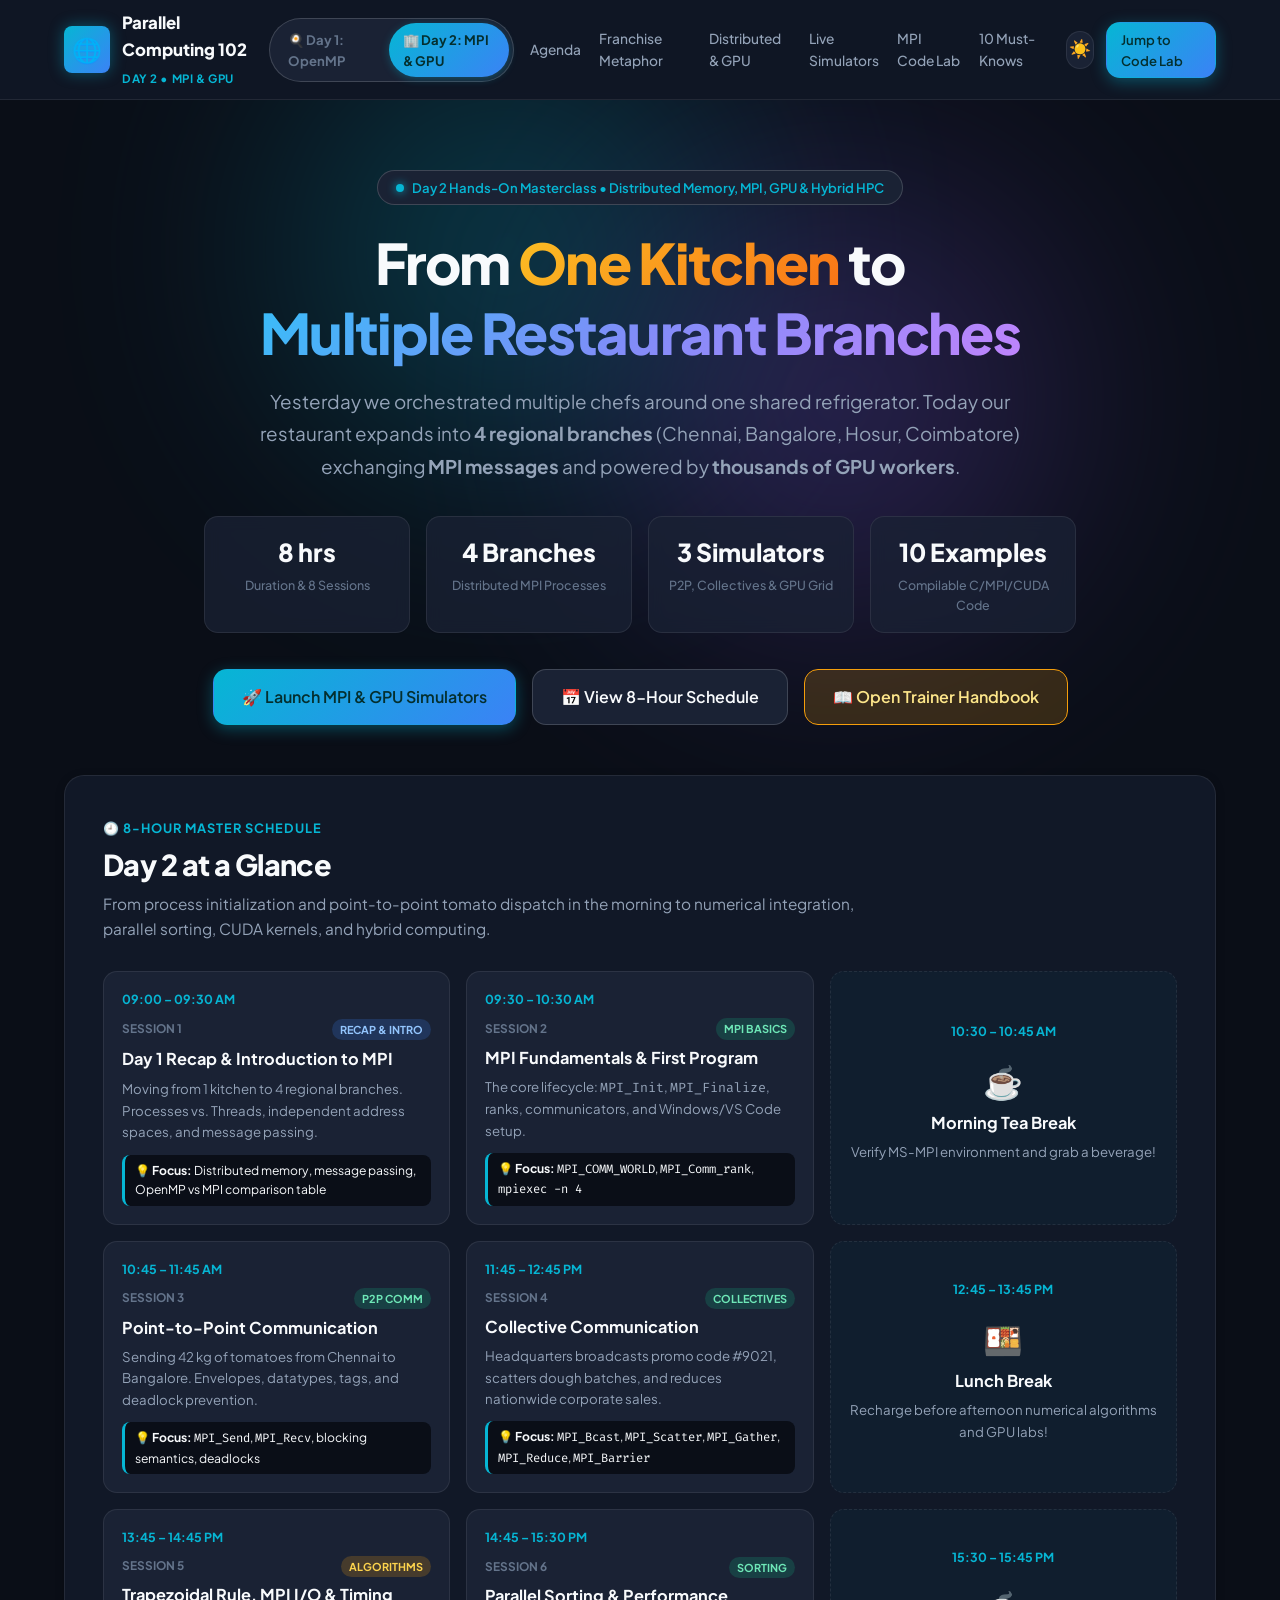
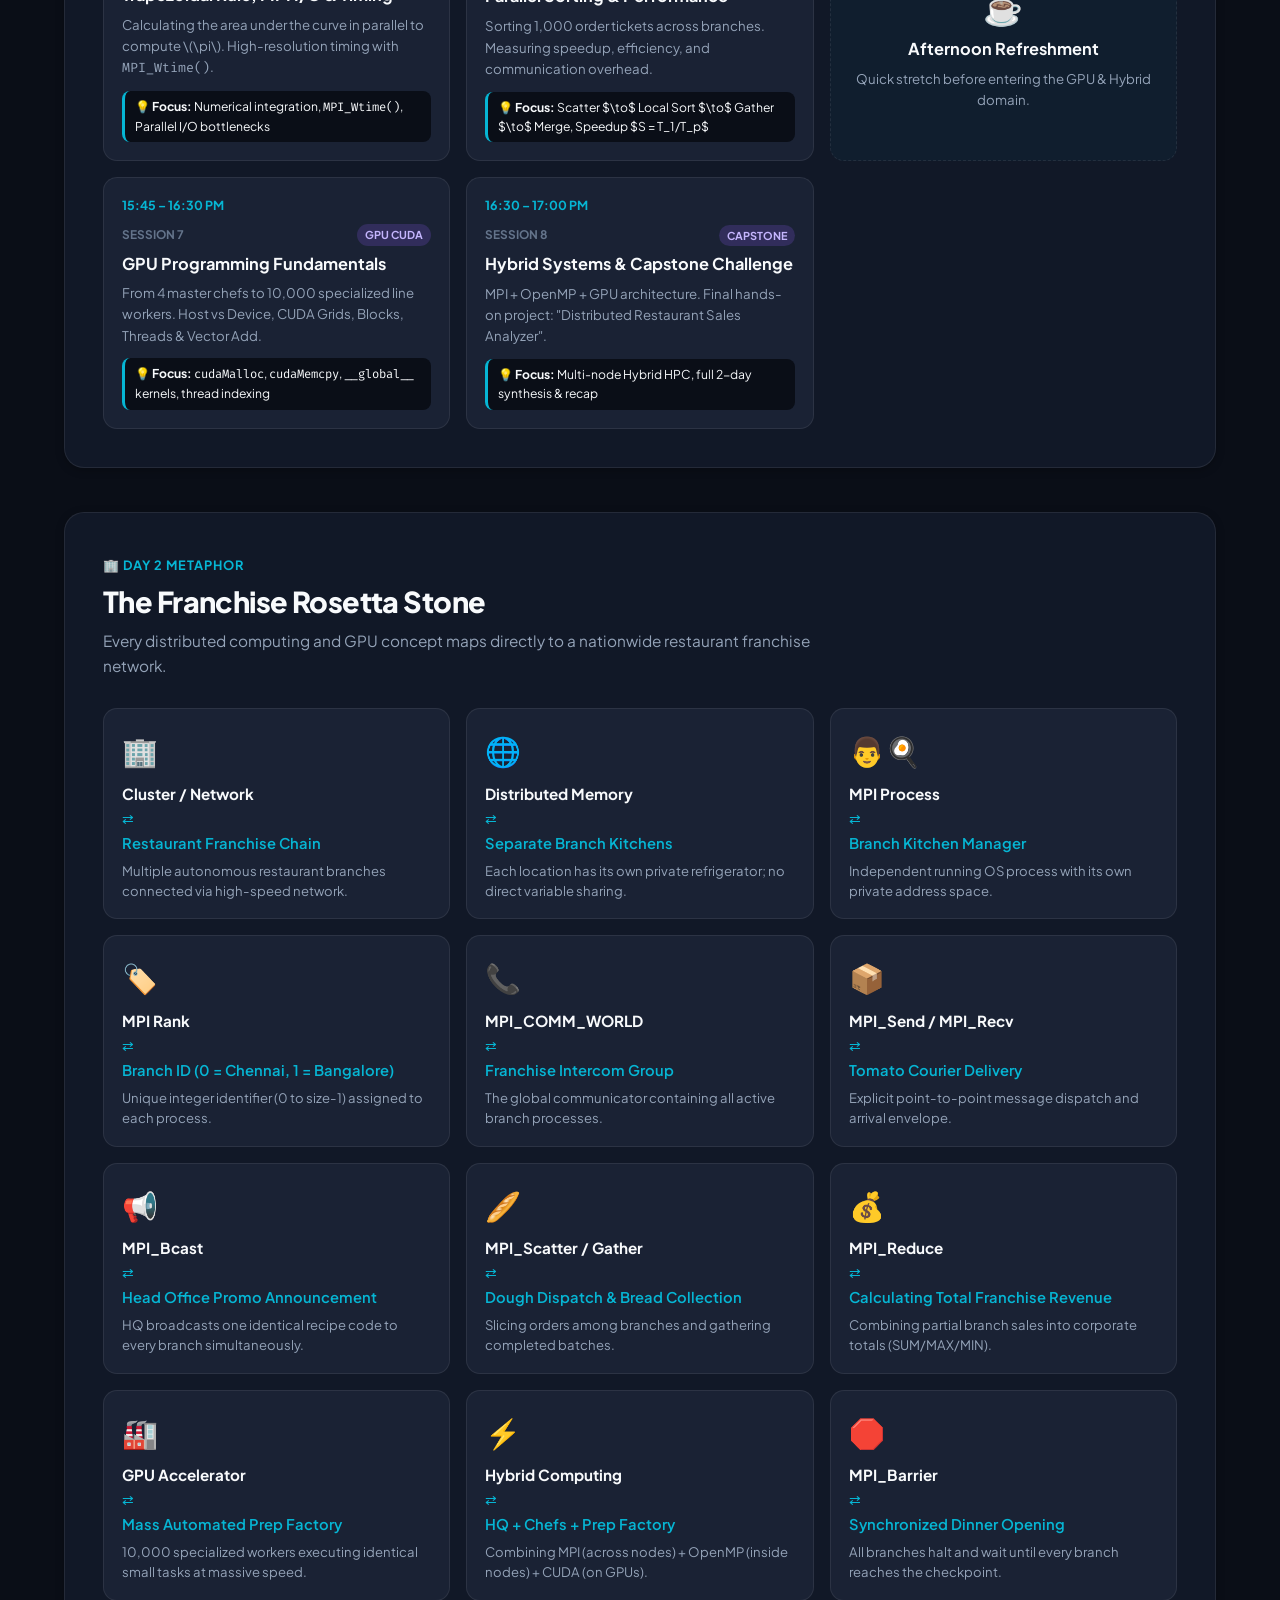
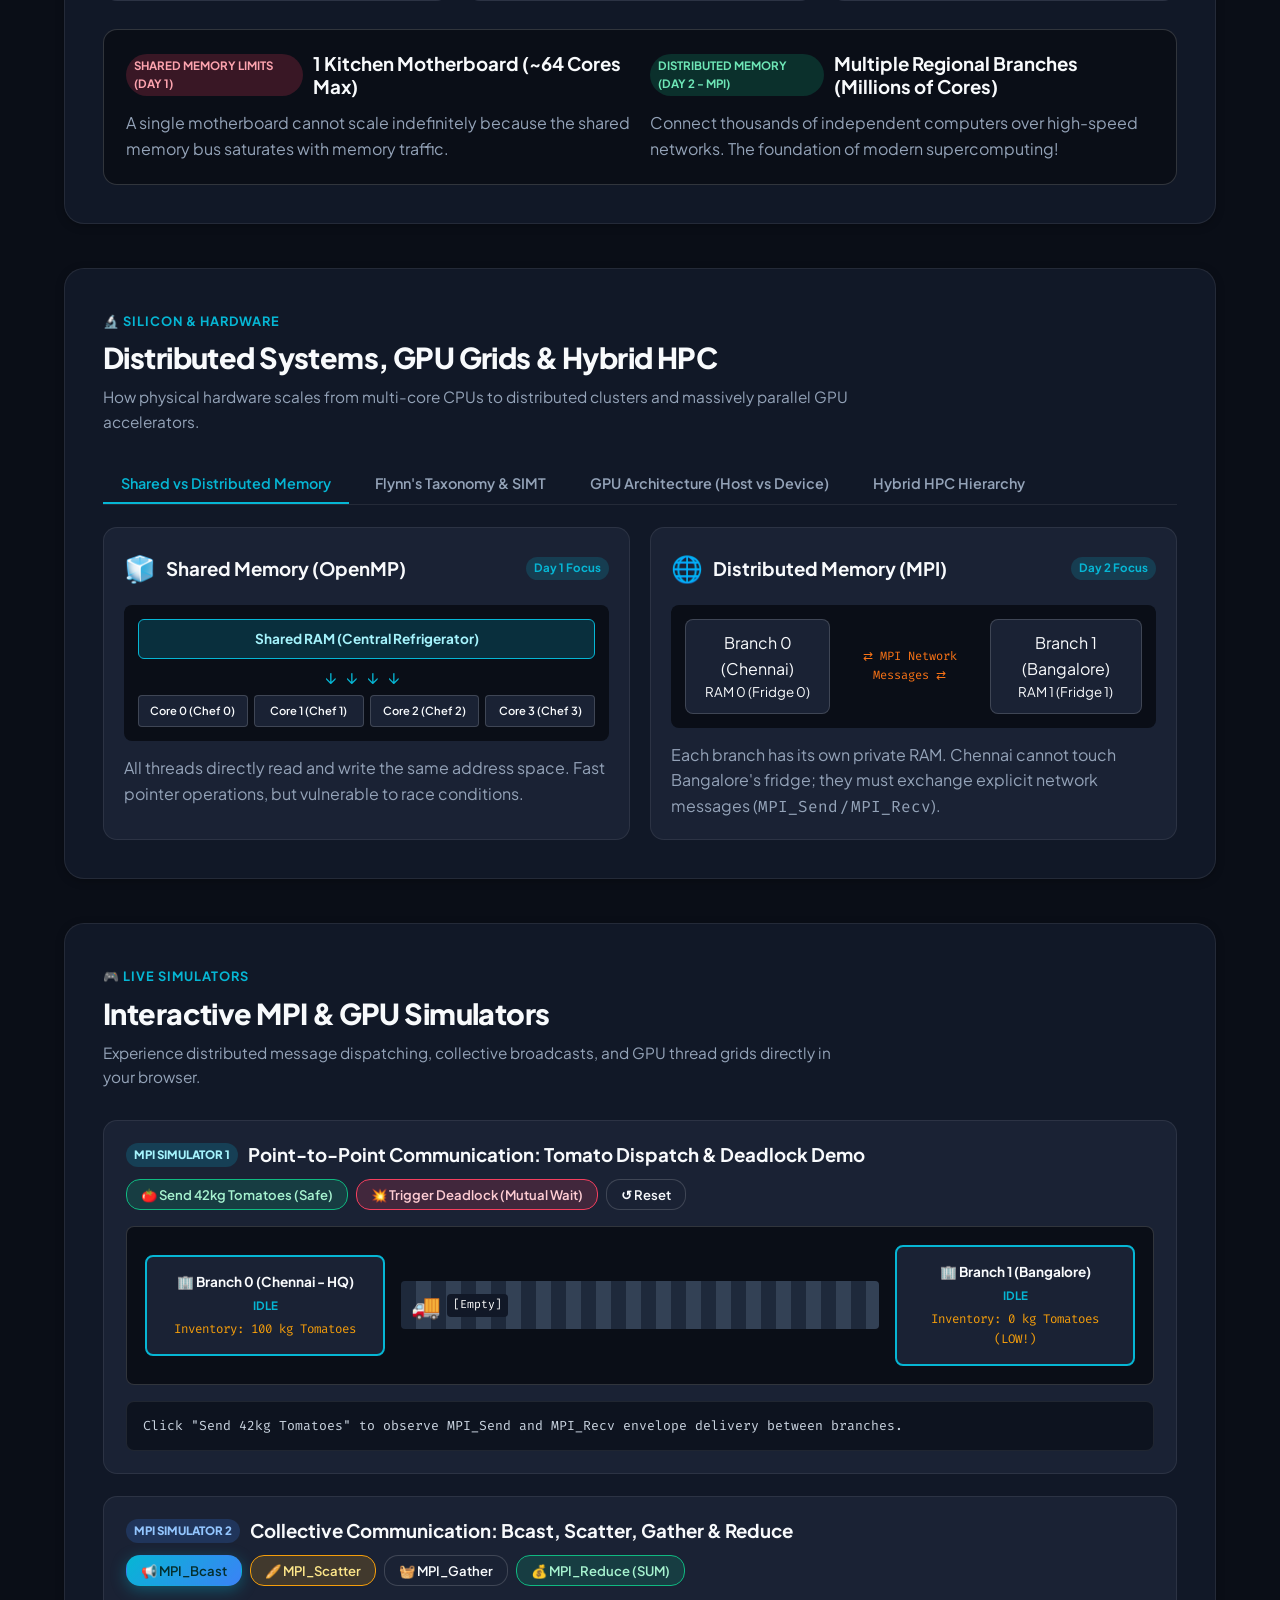
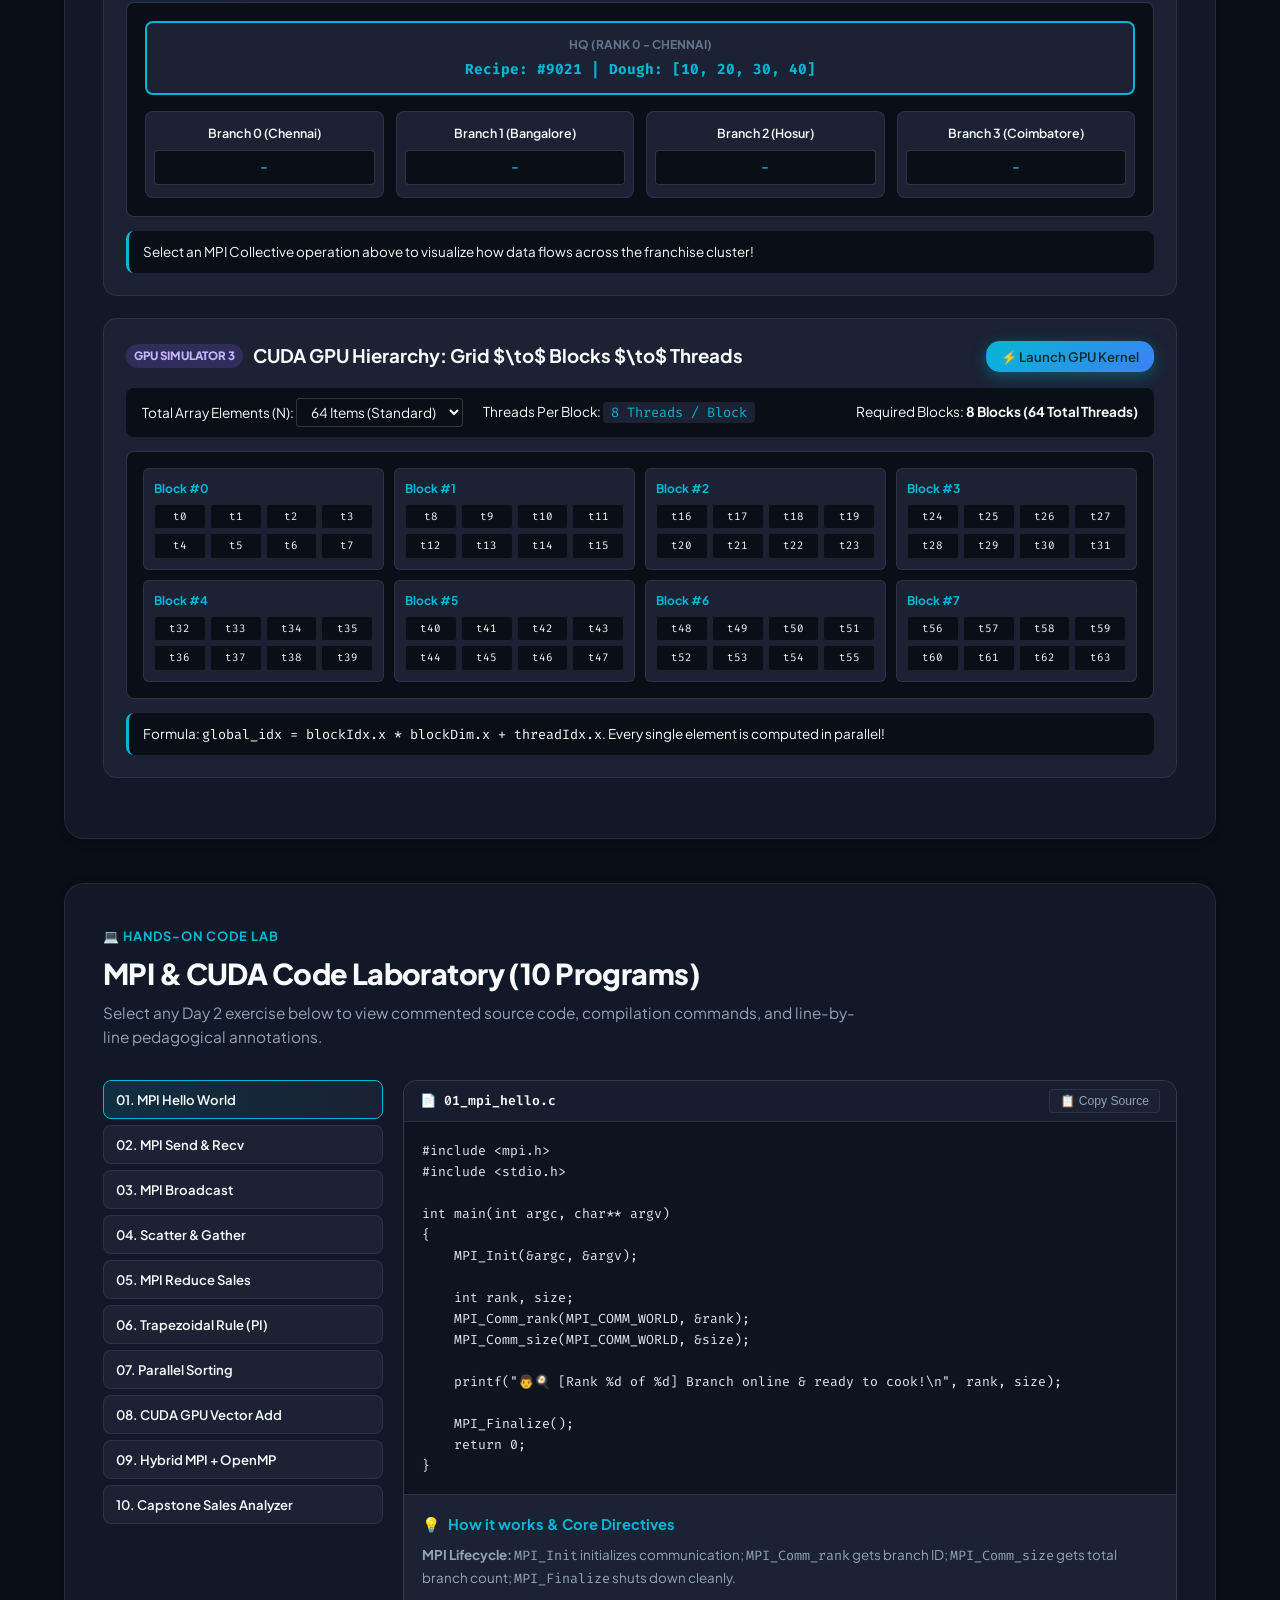
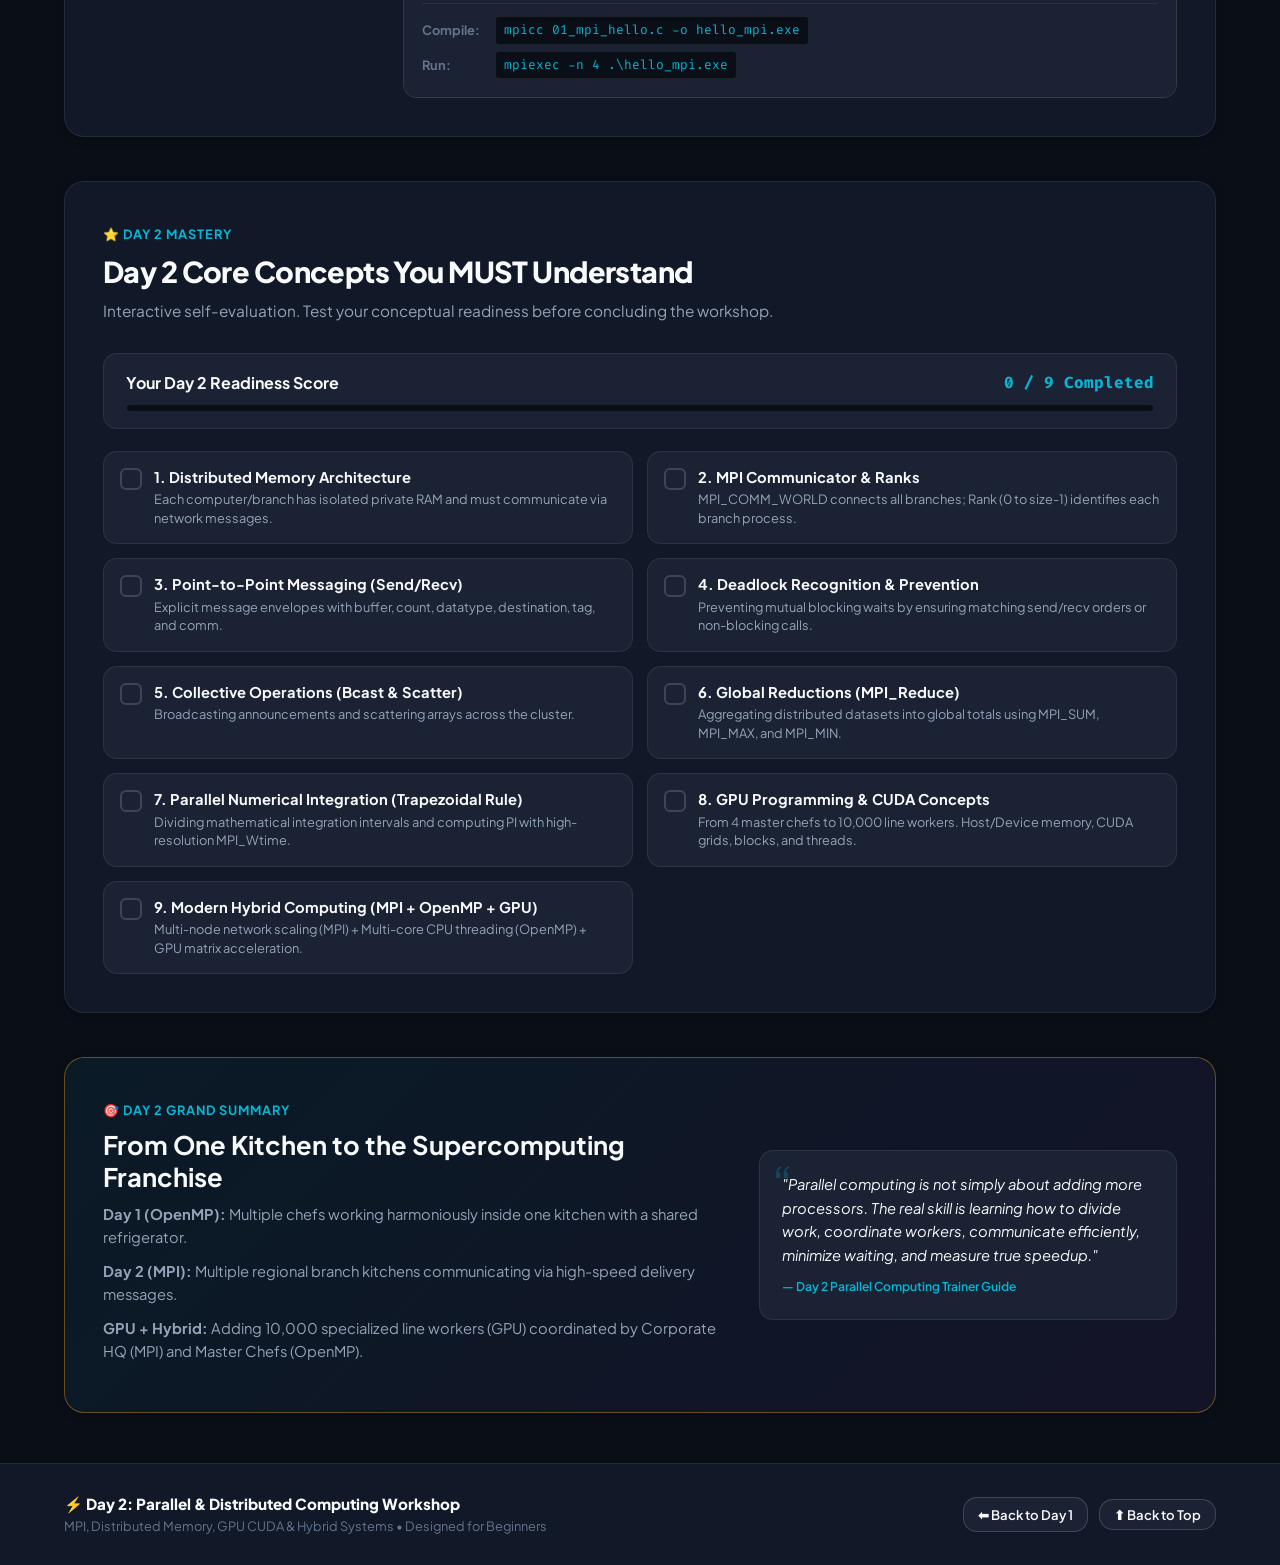
<file: day2.html>
<!DOCTYPE html>
<html lang="en">
<head>
  <meta charset="UTF-8">
  <meta name="viewport" content="width=device-width, initial-scale=1.0">
  <title>Day 2: Distributed Memory, MPI, GPU & Hybrid Computing — From One Kitchen to Multiple Branches</title>
  <meta name="description" content="Day 2 Parallel Computing Workshop: Master Distributed Memory, MPI, GPU CUDA programming, and Hybrid systems through the continuous restaurant franchise analogy.">
  <link rel="preconnect" href="https://fonts.googleapis.com">
  <link rel="preconnect" href="https://fonts.gstatic.com" crossorigin>
  <link href="https://fonts.googleapis.com/css2?family=Fira+Code:wght@400;500;600&family=Plus+Jakarta+Sans:wght@300;400;500;600;700;800&display=swap" rel="stylesheet">
  <link rel="stylesheet" href="day2.css">
</head>
<body class="theme-dark">
  <!-- Top Navigation Header -->
  <header class="site-header">
    <div class="nav-container">
      <div class="brand">
        <span class="brand-icon">🌐</span>
        <div class="brand-text">
          <span class="brand-title">Parallel Computing 102</span>
          <span class="brand-badge">Day 2 • MPI & GPU</span>
        </div>
      </div>

      <!-- Workshop Day Switcher Links -->
      <div class="day-nav-pills">
        <a href="index.html" class="day-link-btn">
          <span>🍳 Day 1: OpenMP</span>
        </a>
        <a href="day2.html" class="day-link-btn active">
          <span>🏢 Day 2: MPI & GPU</span>
        </a>
      </div>

      <nav class="nav-links" id="navLinks">
        <a href="#agenda">Agenda</a>
        <a href="#rosetta">Franchise Metaphor</a>
        <a href="#architectures">Distributed & GPU</a>
        <a href="#simulators">Live Simulators</a>
        <a href="#codelab">MPI Code Lab</a>
        <a href="#milestones">10 Must-Knows</a>
      </nav>

      <div class="nav-actions">
        <button class="theme-toggle" id="themeToggle" title="Toggle Theme" aria-label="Toggle Theme">
          <span class="toggle-icon">☀️</span>
        </button>
        <a href="#codelab" class="btn btn-primary btn-sm">Jump to Code Lab</a>
      </div>
    </div>
  </header>

  <!-- Hero Section -->
  <section class="hero-section">
    <div class="hero-glow hero-glow-1"></div>
    <div class="hero-glow hero-glow-2"></div>
    <div class="container hero-content">
      <div class="hero-pill">
        <span class="pill-dot"></span>
        <span>Day 2 Hands-On Masterclass • Distributed Memory, MPI, GPU & Hybrid HPC</span>
      </div>
      <h1 class="hero-title">
        From <span class="gradient-text-accent">One Kitchen</span> to <br class="br-desktop">
        <span class="gradient-text-primary">Multiple Restaurant Branches</span>
      </h1>
      <p class="hero-subtitle">
        Yesterday we orchestrated multiple chefs around one shared refrigerator. Today our restaurant expands into <strong>4 regional branches</strong> (Chennai, Bangalore, Hosur, Coimbatore) exchanging <strong>MPI messages</strong> and powered by <strong>thousands of GPU workers</strong>.
      </p>

      <!-- Quick Metrics Bar -->
      <div class="hero-stats">
        <div class="stat-card">
          <div class="stat-num">8 hrs</div>
          <div class="stat-label">Duration & 8 Sessions</div>
        </div>
        <div class="stat-card">
          <div class="stat-num">4 Branches</div>
          <div class="stat-label">Distributed MPI Processes</div>
        </div>
        <div class="stat-card">
          <div class="stat-num">3 Simulators</div>
          <div class="stat-label">P2P, Collectives & GPU Grid</div>
        </div>
        <div class="stat-card">
          <div class="stat-num">10 Examples</div>
          <div class="stat-label">Compilable C/MPI/CUDA Code</div>
        </div>
      </div>

      <div class="hero-cta-group">
        <a href="#simulators" class="btn btn-primary btn-lg">
          <span>🚀 Launch MPI & GPU Simulators</span>
        </a>
        <a href="#agenda" class="btn btn-secondary btn-lg">
          <span>📅 View 8-Hour Schedule</span>
        </a>
        <a href="DAY_2_TRAINER_HANDBOOK.md" target="_blank" class="btn btn-accent btn-lg">
          <span>📖 Open Trainer Handbook</span>
        </a>
      </div>
    </div>
  </section>

  <!-- Main Container -->
  <main class="container">

    <!-- Section 0: Day 2 Schedule -->
    <section id="agenda" class="section-card">
      <div class="section-header">
        <div class="section-tag">🕘 8-Hour Master Schedule</div>
        <h2 class="section-title">Day 2 at a Glance</h2>
        <p class="section-desc">From process initialization and point-to-point tomato dispatch in the morning to numerical integration, parallel sorting, CUDA kernels, and hybrid computing.</p>
      </div>

      <div class="timeline-grid">
        <!-- Session 1 -->
        <div class="timeline-card">
          <div class="time-badge">09:00 – 09:30 AM</div>
          <div class="session-header-row"><span class="session-num">Session 1</span><span class="session-tag theory">Recap & Intro</span></div>
          <h3>Day 1 Recap & Introduction to MPI</h3>
          <p>Moving from 1 kitchen to 4 regional branches. Processes vs. Threads, independent address spaces, and message passing.</p>
          <div class="session-focus">💡 <strong>Focus:</strong> Distributed memory, message passing, OpenMP vs MPI comparison table</div>
        </div>

        <!-- Session 2 -->
        <div class="timeline-card">
          <div class="time-badge">09:30 – 10:30 AM</div>
          <div class="session-header-row"><span class="session-num">Session 2</span><span class="session-tag code">MPI Basics</span></div>
          <h3>MPI Fundamentals & First Program</h3>
          <p>The core lifecycle: <code>MPI_Init</code>, <code>MPI_Finalize</code>, ranks, communicators, and Windows/VS Code setup.</p>
          <div class="session-focus">💡 <strong>Focus:</strong> <code>MPI_COMM_WORLD</code>, <code>MPI_Comm_rank</code>, <code>mpiexec -n 4</code></div>
        </div>

        <!-- Break 1 -->
        <div class="timeline-card break-card">
          <div class="time-badge">10:30 – 10:45 AM</div>
          <div class="break-icon">☕</div>
          <h3>Morning Tea Break</h3>
          <p>Verify MS-MPI environment and grab a beverage!</p>
        </div>

        <!-- Session 3 -->
        <div class="timeline-card">
          <div class="time-badge">10:45 – 11:45 AM</div>
          <div class="session-header-row"><span class="session-num">Session 3</span><span class="session-tag code">P2P Comm</span></div>
          <h3>Point-to-Point Communication</h3>
          <p>Sending 42 kg of tomatoes from Chennai to Bangalore. Envelopes, datatypes, tags, and deadlock prevention.</p>
          <div class="session-focus">💡 <strong>Focus:</strong> <code>MPI_Send</code>, <code>MPI_Recv</code>, blocking semantics, deadlocks</div>
        </div>

        <!-- Session 4 -->
        <div class="timeline-card">
          <div class="time-badge">11:45 – 12:45 PM</div>
          <div class="session-header-row"><span class="session-num">Session 4</span><span class="session-tag code">Collectives</span></div>
          <h3>Collective Communication</h3>
          <p>Headquarters broadcasts promo code #9021, scatters dough batches, and reduces nationwide corporate sales.</p>
          <div class="session-focus">💡 <strong>Focus:</strong> <code>MPI_Bcast</code>, <code>MPI_Scatter</code>, <code>MPI_Gather</code>, <code>MPI_Reduce</code>, <code>MPI_Barrier</code></div>
        </div>

        <!-- Lunch -->
        <div class="timeline-card break-card lunch-card">
          <div class="time-badge">12:45 – 13:45 PM</div>
          <div class="break-icon">🍱</div>
          <h3>Lunch Break</h3>
          <p>Recharge before afternoon numerical algorithms and GPU labs!</p>
        </div>

        <!-- Session 5 -->
        <div class="timeline-card">
          <div class="time-badge">13:45 – 14:45 PM</div>
          <div class="session-header-row"><span class="session-num">Session 5</span><span class="session-tag math">Algorithms</span></div>
          <h3>Trapezoidal Rule, MPI I/O & Timing</h3>
          <p>Calculating the area under the curve in parallel to compute \(\pi\). High-resolution timing with <code>MPI_Wtime()</code>.</p>
          <div class="session-focus">💡 <strong>Focus:</strong> Numerical integration, <code>MPI_Wtime()</code>, Parallel I/O bottlenecks</div>
        </div>

        <!-- Session 6 -->
        <div class="timeline-card">
          <div class="time-badge">14:45 – 15:30 PM</div>
          <div class="session-header-row"><span class="session-num">Session 6</span><span class="session-tag code">Sorting</span></div>
          <h3>Parallel Sorting & Performance</h3>
          <p>Sorting 1,000 order tickets across branches. Measuring speedup, efficiency, and communication overhead.</p>
          <div class="session-focus">💡 <strong>Focus:</strong> Scatter $\to$ Local Sort $\to$ Gather $\to$ Merge, Speedup $S = T_1/T_p$</div>
        </div>

        <!-- Break 2 -->
        <div class="timeline-card break-card">
          <div class="time-badge">15:30 – 15:45 PM</div>
          <div class="break-icon">☕</div>
          <h3>Afternoon Refreshment</h3>
          <p>Quick stretch before entering the GPU & Hybrid domain.</p>
        </div>

        <!-- Session 7 -->
        <div class="timeline-card">
          <div class="time-badge">15:45 – 16:30 PM</div>
          <div class="session-header-row"><span class="session-num">Session 7</span><span class="session-tag capstone">GPU CUDA</span></div>
          <h3>GPU Programming Fundamentals</h3>
          <p>From 4 master chefs to 10,000 specialized line workers. Host vs Device, CUDA Grids, Blocks, Threads & Vector Add.</p>
          <div class="session-focus">💡 <strong>Focus:</strong> <code>cudaMalloc</code>, <code>cudaMemcpy</code>, <code>__global__</code> kernels, thread indexing</div>
        </div>

        <!-- Session 8 -->
        <div class="timeline-card">
          <div class="time-badge">16:30 – 17:00 PM</div>
          <div class="session-header-row"><span class="session-num">Session 8</span><span class="session-tag capstone">Capstone</span></div>
          <h3>Hybrid Systems & Capstone Challenge</h3>
          <p>MPI + OpenMP + GPU architecture. Final hands-on project: "Distributed Restaurant Sales Analyzer".</p>
          <div class="session-focus">💡 <strong>Focus:</strong> Multi-node Hybrid HPC, full 2-day synthesis & recap</div>
        </div>
      </div>
    </section>

    <!-- Section 1: The Franchise Rosetta Stone -->
    <section id="rosetta" class="section-card">
      <div class="section-header">
        <div class="section-tag">🏢 Day 2 Metaphor</div>
        <h2 class="section-title">The Franchise Rosetta Stone</h2>
        <p class="section-desc">Every distributed computing and GPU concept maps directly to a nationwide restaurant franchise network.</p>
      </div>

      <div class="rosetta-grid" id="rosettaGrid">
        <!-- Injected dynamically via day2.js -->
      </div>

      <!-- Comparison Box: 1 Motherboard vs Distributed Cluster -->
      <div class="comparison-box">
        <div class="comp-col">
          <div class="comp-header">
            <span class="comp-badge bad">Shared Memory Limits (Day 1)</span>
            <h3>1 Kitchen Motherboard (~64 Cores Max)</h3>
          </div>
          <p>A single motherboard cannot scale indefinitely because the shared memory bus saturates with memory traffic.</p>
        </div>

        <div class="comp-col highlight-col">
          <div class="comp-header">
            <span class="comp-badge good">Distributed Memory (Day 2 - MPI)</span>
            <h3>Multiple Regional Branches (Millions of Cores)</h3>
          </div>
          <p>Connect thousands of independent computers over high-speed networks. The foundation of modern supercomputing!</p>
        </div>
      </div>
    </section>

    <!-- Section 2: Architectures & Memory Models -->
    <section id="architectures" class="section-card">
      <div class="section-header">
        <div class="section-tag">🔬 Silicon & Hardware</div>
        <h2 class="section-title">Distributed Systems, GPU Grids & Hybrid HPC</h2>
        <p class="section-desc">How physical hardware scales from multi-core CPUs to distributed clusters and massively parallel GPU accelerators.</p>
      </div>

      <div class="tab-container" id="archTabs">
        <div class="tab-buttons">
          <button class="tab-btn active" data-tab="tab-memory">Shared vs Distributed Memory</button>
          <button class="tab-btn" data-tab="tab-flynn">Flynn's Taxonomy & SIMT</button>
          <button class="tab-btn" data-tab="tab-gpu">GPU Architecture (Host vs Device)</button>
          <button class="tab-btn" data-tab="tab-hybrid">Hybrid HPC Hierarchy</button>
        </div>

        <!-- Tab 1: Shared vs Distributed Memory -->
        <div class="tab-content active" id="tab-memory">
          <div class="two-col-grid">
            <div class="memory-card shared">
              <div class="memory-header">
                <span class="memory-icon">🧊</span>
                <h3>Shared Memory (OpenMP)</h3>
                <span class="tech-tag">Day 1 Focus</span>
              </div>
              <div class="memory-diagram">
                <div class="mem-block">Shared RAM (Central Refrigerator)</div>
                <div class="mem-arrows">↓↓↓↓</div>
                <div class="cores-row">
                  <div class="core-box">Core 0 (Chef 0)</div>
                  <div class="core-box">Core 1 (Chef 1)</div>
                  <div class="core-box">Core 2 (Chef 2)</div>
                  <div class="core-box">Core 3 (Chef 3)</div>
                </div>
              </div>
              <p>All threads directly read and write the same address space. Fast pointer operations, but vulnerable to race conditions.</p>
            </div>

            <div class="memory-card distributed">
              <div class="memory-header">
                <span class="memory-icon">🌐</span>
                <h3>Distributed Memory (MPI)</h3>
                <span class="tech-tag">Day 2 Focus</span>
              </div>
              <div class="memory-diagram">
                <div class="dist-nodes">
                  <div class="node-box">
                    <span>Branch 0 (Chennai)</span>
                    <small>RAM 0 (Fridge 0)</small>
                  </div>
                  <div class="network-bus">⇄ MPI Network Messages ⇄</div>
                  <div class="node-box">
                    <span>Branch 1 (Bangalore)</span>
                    <small>RAM 1 (Fridge 1)</small>
                  </div>
                </div>
              </div>
              <p>Each branch has its own private RAM. Chennai cannot touch Bangalore's fridge; they must exchange explicit network messages (<code>MPI_Send</code> / <code>MPI_Recv</code>).</p>
            </div>
          </div>
        </div>

        <!-- Tab 2: Flynn's Taxonomy -->
        <div class="tab-content" id="tab-flynn">
          <div class="two-col-grid">
            <div class="content-box">
              <div class="concept-badge">SIMD / SIMT</div>
              <h3>Single Instruction, Multiple Data</h3>
              <div class="kitchen-quote">
                💬 <strong>Analogy:</strong> Head Chef barks: <em>"Everyone CHOP ONE TOMATO simultaneously!"</em>
              </div>
              <ul class="feature-list">
                <li><strong>One instruction stream:</strong> <code>CHOP</code></li>
                <li><strong>Different data points:</strong> Worker 1 has Tomato 1, Worker 2 has Tomato 2...</li>
                <li><strong>Silicon:</strong> AVX-512 vector units and GPU Warps (SIMT: Single Instruction, Multiple Threads).</li>
              </ul>
            </div>

            <div class="content-box">
              <div class="concept-badge">MIMD</div>
              <h3>Multiple Instruction, Multiple Data</h3>
              <div class="kitchen-quote">
                💬 <strong>Analogy:</strong> Four chefs prepare completely different dishes:
              </div>
              <ul class="feature-list">
                <li>👨🍳 Chef 0: <em>Boils rice</em></li>
                <li>👨🍳 Chef 1: <em>Fries chicken</em></li>
                <li>👨🍳 Chef 2: <em>Prepares salad</em></li>
                <li>👨🍳 Chef 3: <em>Bakes naan bread</em></li>
                <li><strong>Silicon:</strong> Multi-core CPUs and MPI clusters executing independent processes.</li>
              </ul>
            </div>
          </div>
        </div>

        <!-- Tab 3: GPU Architecture -->
        <div class="tab-content" id="tab-gpu">
          <div class="two-col-grid">
            <div class="content-box">
              <div class="concept-badge">CPU (Host)</div>
              <h3>The Master Head Chef</h3>
              <p>A few (4–64) powerful cores optimized for sequential speed, branch prediction, and complex decision-making.</p>
              <div class="kitchen-quote">
                💬 <strong>Role:</strong> Manages overall business, orders ingredients, and coordinates workflow.
              </div>
            </div>

            <div class="content-box">
              <div class="concept-badge" style="background: rgba(16, 185, 129, 0.2); color: #6ee7b7;">GPU (Device)</div>
              <h3>The Mass Assembly Factory</h3>
              <p>Thousands (1,000–10,000+) of lightweight cores designed for massive data-parallel mathematical throughput.</p>
              <div class="kitchen-quote">
                💬 <strong>Role:</strong> 10,000 workers peeling potatoes or chopping onions at blisteringly fast speed.
              </div>
            </div>
          </div>
        </div>

        <!-- Tab 4: Hybrid HPC -->
        <div class="tab-content" id="tab-hybrid">
          <div class="cache-explainer">
            <h3>The Modern Supercomputer Pyramid: MPI + OpenMP + CUDA</h3>
            <p>World-class HPC clusters don't choose between paradigms; they combine all three into a single cohesive hierarchy.</p>
            <div class="cache-pyramid">
              <div class="pyramid-level l1"><span>MPI: Distributed Processes Across Cluster Nodes (Network Scale)</span></div>
              <div class="pyramid-level l2"><span>OpenMP: Multi-threading Across CPU Sockets & Cores (Node Scale)</span></div>
              <div class="pyramid-level l3"><span>CUDA GPU: Massive Parallel Kernels on Accelerators (Core Scale)</span></div>
              <div class="pyramid-level ram"><span>SIMD / Vectorization: 512-bit Registers within GPU/CPU Cores</span></div>
            </div>
          </div>
        </div>
      </div>
    </section>

    <!-- Section 3: Live Interactive Simulators -->
    <section id="simulators" class="section-card">
      <div class="section-header">
        <div class="section-tag">🎮 Live Simulators</div>
        <h2 class="section-title">Interactive MPI & GPU Simulators</h2>
        <p class="section-desc">Experience distributed message dispatching, collective broadcasts, and GPU thread grids directly in your browser.</p>
      </div>

      <!-- Simulator 1: MPI Point-to-Point Tomato Dispatch & Deadlock Demo -->
      <div class="sim-card">
        <div class="sim-header">
          <div class="sim-title-group">
            <span class="sim-badge">MPI Simulator 1</span>
            <h3>Point-to-Point Communication: Tomato Dispatch & Deadlock Demo</h3>
          </div>
          <div class="sim-controls-inline">
            <button class="btn btn-success btn-sm" id="btnRunTomatoSend">🍅 Send 42kg Tomatoes (Safe)</button>
            <button class="btn btn-danger btn-sm" id="btnRunDeadlockDemo">💥 Trigger Deadlock (Mutual Wait)</button>
            <button class="btn btn-secondary btn-sm" id="btnResetMpiP2P">↺ Reset</button>
          </div>
        </div>

        <div class="sim-body">
          <div class="p2p-branches-visual">
            <div class="branch-node" id="nodeChennai">
              <div class="b-title">🏢 Branch 0 (Chennai - HQ)</div>
              <div class="b-status" id="chennaiStatus">IDLE</div>
              <div class="b-inventory" id="chennaiInventory">Inventory: 100 kg Tomatoes</div>
            </div>

            <div class="highway-track">
              <div class="courier-van" id="courierVan">🚚 <span>[Empty]</span></div>
            </div>

            <div class="branch-node" id="nodeBangalore">
              <div class="b-title">🏢 Branch 1 (Bangalore)</div>
              <div class="b-status" id="bangaloreStatus">IDLE</div>
              <div class="b-inventory" id="bangaloreInventory">Inventory: 0 kg Tomatoes (LOW!)</div>
            </div>
          </div>

          <div class="race-log-box" id="mpiP2PLog">
            Click "Send 42kg Tomatoes" to observe MPI_Send and MPI_Recv envelope delivery between branches.
          </div>
        </div>
      </div>

      <!-- Simulator 2: Collective Communication Visualizer -->
      <div class="sim-card">
        <div class="sim-header">
          <div class="sim-title-group">
            <span class="sim-badge info">MPI Simulator 2</span>
            <h3>Collective Communication: Bcast, Scatter, Gather & Reduce</h3>
          </div>
          <div class="sim-controls-inline">
            <button class="btn btn-primary btn-sm" id="btnSimBcast">📢 MPI_Bcast</button>
            <button class="btn btn-accent btn-sm" id="btnSimScatter">🥖 MPI_Scatter</button>
            <button class="btn btn-secondary btn-sm" id="btnSimGather">🧺 MPI_Gather</button>
            <button class="btn btn-success btn-sm" id="btnSimReduce">💰 MPI_Reduce (SUM)</button>
          </div>
        </div>

        <div class="sim-body">
          <div class="collective-stage" id="collectiveStage">
            <div class="hq-station">
              <div class="station-label">HQ (Rank 0 - Chennai)</div>
              <div class="station-data-box" id="hqDataBox">Recipe: #9021 | Dough: [10, 20, 30, 40]</div>
            </div>

            <div class="branches-row-stage">
              <div class="branch-station" id="bStation0">
                <span>Branch 0 (Chennai)</span>
                <div class="branch-slot" id="slotB0">-</div>
              </div>
              <div class="branch-station" id="bStation1">
                <span>Branch 1 (Bangalore)</span>
                <div class="branch-slot" id="slotB1">-</div>
              </div>
              <div class="branch-station" id="bStation2">
                <span>Branch 2 (Hosur)</span>
                <div class="branch-slot" id="slotB2">-</div>
              </div>
              <div class="branch-station" id="bStation3">
                <span>Branch 3 (Coimbatore)</span>
                <div class="branch-slot" id="slotB3">-</div>
              </div>
            </div>
          </div>

          <div class="schedule-summary" id="collectiveSummary">
            Select an MPI Collective operation above to visualize how data flows across the franchise cluster!
          </div>
        </div>
      </div>

      <!-- Simulator 3: GPU Grid / Block / Thread Visualizer -->
      <div class="sim-card">
        <div class="sim-header">
          <div class="sim-title-group">
            <span class="sim-badge capstone">GPU Simulator 3</span>
            <h3>CUDA GPU Hierarchy: Grid $\to$ Blocks $\to$ Threads</h3>
          </div>
          <div class="sim-controls-inline">
            <button class="btn btn-primary btn-sm" id="btnLaunchGpuKernel">⚡ Launch GPU Kernel</button>
          </div>
        </div>

        <div class="sim-body">
          <div class="gpu-controls-row">
            <label>Total Array Elements (N):
              <select id="gpuNSelect" class="sim-select">
                <option value="16">16 Items (Mini)</option>
                <option value="64" selected>64 Items (Standard)</option>
                <option value="256">256 Items (Large)</option>
              </select>
            </label>
            <label>Threads Per Block:
              <span class="order-count-badge">8 Threads / Block</span>
            </label>
            <div class="sim-metric">
              <span>Required Blocks: <strong id="gpuBlocksCount">8 Blocks</strong></span>
            </div>
          </div>

          <div class="gpu-grid-visual" id="gpuGridVisual">
            <!-- Injected via JS -->
          </div>
          <div class="schedule-summary" id="gpuSummary">
            Formula: <code>global_idx = blockIdx.x * blockDim.x + threadIdx.x</code>. Every single element is computed in parallel!
          </div>
        </div>
      </div>
    </section>

    <!-- Section 4: Hands-on Code Lab -->
    <section id="codelab" class="section-card">
      <div class="section-header">
        <div class="section-tag">💻 Hands-on Code Lab</div>
        <h2 class="section-title">MPI & CUDA Code Laboratory (10 Programs)</h2>
        <p class="section-desc">Select any Day 2 exercise below to view commented source code, compilation commands, and line-by-line pedagogical annotations.</p>
      </div>

      <div class="code-lab-wrapper">
        <div class="lab-nav" id="codeLabNav">
          <!-- Injected dynamically via day2.js -->
        </div>

        <div class="code-display-pane">
          <div class="code-header-bar">
            <div class="file-info">
              <span class="file-icon">📄</span>
              <span class="file-name" id="currentFileName">01_mpi_hello.c</span>
            </div>
            <div class="code-actions">
              <button class="btn-copy" id="copyCodeBtn" title="Copy Code">
                <span>📋 Copy Source</span>
              </button>
            </div>
          </div>

          <pre class="code-block"><code id="codeContent" class="language-c"></code></pre>

          <div class="code-explanation-card">
            <div class="exp-title">
              <span class="exp-icon">💡</span>
              <span id="expHeading">How it works & Core Directives</span>
            </div>
            <div class="exp-body" id="expBody"></div>
            <div class="compilation-bar">
              <div class="compile-cmd">
                <span class="cmd-label">Compile:</span>
                <code id="compileCmd">mpicc 01_mpi_hello.c -o hello_mpi.exe</code>
              </div>
              <div class="compile-cmd">
                <span class="cmd-label">Run:</span>
                <code id="runCmd">mpiexec -n 4 .\hello_mpi.exe</code>
              </div>
            </div>
          </div>
        </div>
      </div>
    </section>

    <!-- Section 5: Mastery Checklist -->
    <section id="milestones" class="section-card">
      <div class="section-header">
        <div class="section-tag">⭐ Day 2 Mastery</div>
        <h2 class="section-title">Day 2 Core Concepts You MUST Understand</h2>
        <p class="section-desc">Interactive self-evaluation. Test your conceptual readiness before concluding the workshop.</p>
      </div>

      <div class="progress-counter-card">
        <div class="counter-header">
          <span>Your Day 2 Readiness Score</span>
          <span class="score-badge" id="readinessScore">0 / 9 Completed</span>
        </div>
        <div class="progress-bar-container">
          <div class="progress-bar-fill progress-gold" id="readinessFill" style="width: 0%"></div>
        </div>
      </div>

      <div class="checklist-grid" id="checklistGrid">
        <!-- Injected via JS -->
      </div>
    </section>

    <!-- Section 6: Grand Summary -->
    <section class="section-card bridge-card">
      <div class="bridge-grid">
        <div class="bridge-info">
          <div class="section-tag gold-tag">🎯 DAY 2 GRAND SUMMARY</div>
          <h2 class="bridge-title">From One Kitchen to the Supercomputing Franchise</h2>
          <p class="bridge-text">
            <strong>Day 1 (OpenMP):</strong> Multiple chefs working harmoniously inside one kitchen with a shared refrigerator.
          </p>
          <p class="bridge-text">
            <strong>Day 2 (MPI):</strong> Multiple regional branch kitchens communicating via high-speed delivery messages.
          </p>
          <p class="bridge-text">
            <strong>GPU + Hybrid:</strong> Adding 10,000 specialized line workers (GPU) coordinated by Corporate HQ (MPI) and Master Chefs (OpenMP).
          </p>
        </div>
        <div class="bridge-quote-box">
          <div class="quote-mark">“</div>
          <p>
            "Parallel computing is not simply about adding more processors. The real skill is learning how to divide work, coordinate workers, communicate efficiently, minimize waiting, and measure true speedup."
          </p>
          <span class="quote-author">— Day 2 Parallel Computing Trainer Guide</span>
        </div>
      </div>
    </section>

  </main>

  <!-- Footer -->
  <footer class="site-footer">
    <div class="container footer-content">
      <div class="footer-left">
        <div class="footer-brand">⚡ Day 2: Parallel & Distributed Computing Workshop</div>
        <p>MPI, Distributed Memory, GPU CUDA & Hybrid Systems • Designed for Beginners</p>
      </div>
      <div class="footer-right">
        <a href="index.html" class="btn btn-secondary btn-sm" style="margin-right: 8px;">⬅ Back to Day 1</a>
        <button class="btn btn-secondary btn-sm" onclick="window.scrollTo({top: 0, behavior: 'smooth'})">⬆ Back to Top</button>
      </div>
    </div>
  </footer>

  <script src="day2.js"></script>
</body>
</html>
</file>
<file: style.css>
/* ==========================================================================
   Day 1: Parallel Computing & OpenMP — Master Stylesheet
   Theme: "From One Chef -> Multiple Chefs -> Parallel Kitchen"
   ========================================================================== */

:root {
  /* Color Palette - Dark Mode (Default) */
  --bg-base: #0a0e17;
  --bg-surface: #111827;
  --bg-surface-elevated: #1a2234;
  --bg-surface-card: rgba(26, 34, 52, 0.75);
  --bg-glass: rgba(17, 24, 39, 0.88);

  --border-subtle: rgba(255, 255, 255, 0.08);
  --border-strong: rgba(255, 255, 255, 0.16);
  --border-accent: rgba(245, 158, 11, 0.4);

  --text-primary: #f8fafc;
  --text-secondary: #94a3b8;
  --text-muted: #64748b;

  --accent-amber: #f59e0b;
  --accent-orange: #f97316;
  --accent-cyan: #06b6d4;
  --accent-blue: #3b82f6;
  --accent-emerald: #10b981;
  --accent-rose: #f43f5e;
  --accent-purple: #8b5cf6;

  --code-bg: #0d131f;
  --code-header: #151d2e;

  /* Spacing & Radius */
  --radius-sm: 8px;
  --radius-md: 14px;
  --radius-lg: 20px;
  --radius-pill: 9999px;

  --shadow-sm: 0 2px 8px rgba(0, 0, 0, 0.25);
  --shadow-md: 0 8px 24px rgba(0, 0, 0, 0.35);

  --font-sans: 'Plus Jakarta Sans', -apple-system, BlinkMacSystemFont, "Segoe UI", Roboto, sans-serif;
  --font-mono: 'Fira Code', ui-monospace, SFMono-Regular, Menlo, Monaco, Consolas, monospace;
}

/* Light Theme Variables */
body.theme-light {
  --bg-base: #f8fafc;
  --bg-surface: #ffffff;
  --bg-surface-elevated: #f1f5f9;
  --bg-surface-card: rgba(255, 255, 255, 0.88);
  --bg-glass: rgba(255, 255, 255, 0.94);

  --border-subtle: rgba(0, 0, 0, 0.08);
  --border-strong: rgba(0, 0, 0, 0.15);
  --border-accent: rgba(245, 158, 11, 0.6);

  --text-primary: #0f172a;
  --text-secondary: #475569;
  --text-muted: #94a3b8;

  --code-bg: #1e293b;
  --code-header: #0f172a;

  --shadow-sm: 0 2px 8px rgba(0, 0, 0, 0.06);
  --shadow-md: 0 8px 24px rgba(0, 0, 0, 0.08);
}

/* Base Reset */
*, *::before, *::after {
  box-sizing: border-box;
  margin: 0;
  padding: 0;
}

html {
  scroll-behavior: smooth;
  scroll-padding-top: 80px;
}

body {
  font-family: var(--font-sans);
  background-color: var(--bg-base);
  color: var(--text-primary);
  line-height: 1.6;
  overflow-x: hidden;
  transition: background-color 0.3s ease, color 0.3s ease;
}

/* Typography Helpers */
h1, h2, h3, h4 {
  color: var(--text-primary);
  font-weight: 700;
  line-height: 1.25;
}

p {
  color: var(--text-secondary);
}

code, pre {
  font-family: var(--font-mono);
}

.container {
  max-width: 1200px;
  margin: 0 auto;
  padding: 0 24px;
}

.gradient-text-primary {
  background: linear-gradient(135deg, #38bdf8 0%, #818cf8 50%, #c084fc 100%);
  -webkit-background-clip: text;
  -webkit-text-fill-color: transparent;
}

.gradient-text-accent {
  background: linear-gradient(135deg, #fbbf24 0%, #f97316 100%);
  -webkit-background-clip: text;
  -webkit-text-fill-color: transparent;
}

/* ==========================================================================
   Header & Navigation
   ========================================================================== */
.site-header {
  position: sticky;
  top: 0;
  z-index: 1000;
  background: var(--bg-glass);
  backdrop-filter: blur(12px);
  -webkit-backdrop-filter: blur(12px);
  border-bottom: 1px solid var(--border-subtle);
  transition: background-color 0.3s ease;
}

.nav-container {
  max-width: 1200px;
  margin: 0 auto;
  padding: 10px 24px;
  display: flex;
  align-items: center;
  justify-content: space-between;
  gap: 16px;
}

.brand {
  display: flex;
  align-items: center;
  gap: 12px;
  text-decoration: none;
}

.brand-icon {
  font-size: 1.5rem;
  background: linear-gradient(135deg, var(--accent-amber), var(--accent-orange));
  border-radius: var(--radius-sm);
  padding: 4px 8px;
  box-shadow: 0 0 15px rgba(245, 158, 11, 0.4);
}

.brand-title {
  font-weight: 800;
  font-size: 1.05rem;
  letter-spacing: -0.02em;
  color: var(--text-primary);
  display: block;
}

.brand-badge {
  font-size: 0.72rem;
  font-weight: 700;
  color: var(--accent-cyan);
  text-transform: uppercase;
  letter-spacing: 0.05em;
}

.day-nav-pills {
  display: flex;
  background: var(--bg-surface-elevated);
  padding: 4px;
  border-radius: var(--radius-pill);
  border: 1px solid var(--border-strong);
  gap: 4px;
}

.day-link-btn {
  text-decoration: none;
  padding: 6px 14px;
  border-radius: var(--radius-pill);
  font-family: var(--font-sans);
  font-size: 0.82rem;
  font-weight: 700;
  color: var(--text-muted);
  transition: all 0.2s ease;
}

.day-link-btn:hover {
  color: var(--text-primary);
}

.day-link-btn.active {
  background: linear-gradient(135deg, var(--accent-amber), var(--accent-orange));
  color: #111827;
  box-shadow: 0 2px 8px rgba(245, 158, 11, 0.3);
}

.nav-links {
  display: flex;
  align-items: center;
  gap: 18px;
}

.nav-links a {
  color: var(--text-secondary);
  text-decoration: none;
  font-size: 0.86rem;
  font-weight: 500;
  transition: color 0.2s ease;
}

.nav-links a:hover {
  color: var(--accent-cyan);
}

.nav-actions {
  display: flex;
  align-items: center;
  gap: 12px;
}

.theme-toggle {
  background: var(--bg-surface-elevated);
  border: 1px solid var(--border-subtle);
  color: var(--text-primary);
  font-size: 1.1rem;
  width: 38px;
  height: 38px;
  border-radius: var(--radius-pill);
  cursor: pointer;
  display: flex;
  align-items: center;
  justify-content: center;
  transition: transform 0.2s ease, border-color 0.2s ease;
}

.theme-toggle:hover {
  transform: scale(1.06);
  border-color: var(--accent-amber);
}

/* Buttons */
.btn {
  display: inline-flex;
  align-items: center;
  justify-content: center;
  gap: 8px;
  font-family: var(--font-sans);
  font-weight: 600;
  text-decoration: none;
  border-radius: var(--radius-md);
  cursor: pointer;
  transition: all 0.2s cubic-bezier(0.16, 1, 0.3, 1);
  border: 1px solid transparent;
}

.btn-primary {
  background: linear-gradient(135deg, var(--accent-amber), var(--accent-orange));
  color: #111827;
  box-shadow: 0 4px 15px rgba(245, 158, 11, 0.35);
}

.btn-primary:hover {
  transform: translateY(-2px);
  box-shadow: 0 6px 20px rgba(245, 158, 11, 0.5);
  color: #000;
}

.btn-secondary {
  background: var(--bg-surface-elevated);
  border-color: var(--border-strong);
  color: var(--text-primary);
}

.btn-secondary:hover {
  background: var(--bg-surface);
  border-color: var(--accent-cyan);
  color: var(--accent-cyan);
}

.btn-danger {
  background: rgba(244, 63, 94, 0.18);
  border-color: var(--accent-rose);
  color: #fecdd3;
}

.btn-danger:hover { background: var(--accent-rose); color: #fff; }

.btn-success {
  background: rgba(16, 185, 129, 0.18);
  border-color: var(--accent-emerald);
  color: #a7f3d0;
}

.btn-success:hover { background: var(--accent-emerald); color: #fff; }

.btn-accent {
  background: rgba(6, 182, 212, 0.18);
  border-color: var(--accent-cyan);
  color: #a5f3fc;
}

.btn-accent:hover { background: var(--accent-cyan); color: #082f49; }

.btn-sm { padding: 6px 14px; font-size: 0.82rem; }
.btn-lg { padding: 14px 28px; font-size: 1rem; }

/* ==========================================================================
   Hero Section
   ========================================================================== */
.hero-section {
  position: relative;
  padding: 70px 0 50px 0;
  text-align: center;
  overflow: hidden;
}

.hero-glow {
  position: absolute;
  width: 500px;
  height: 500px;
  border-radius: 50%;
  filter: blur(120px);
  pointer-events: none;
  z-index: 0;
  opacity: 0.35;
}

.hero-glow-1 { top: -100px; left: 20%; background: radial-gradient(circle, var(--accent-amber), transparent); }
.hero-glow-2 { top: 50px; right: 15%; background: radial-gradient(circle, var(--accent-cyan), transparent); }

.hero-content {
  position: relative;
  z-index: 1;
  max-width: 920px;
}

.hero-pill {
  display: inline-flex;
  align-items: center;
  gap: 8px;
  padding: 6px 18px;
  border-radius: var(--radius-pill);
  background: var(--bg-surface-elevated);
  border: 1px solid var(--border-strong);
  font-size: 0.82rem;
  font-weight: 600;
  color: var(--accent-amber);
  margin-bottom: 22px;
}

.pill-dot {
  width: 8px;
  height: 8px;
  border-radius: 50%;
  background: var(--accent-amber);
  box-shadow: 0 0 10px var(--accent-amber);
  animation: pulseDot 2s infinite;
}

@keyframes pulseDot {
  0%, 100% { opacity: 1; transform: scale(1); }
  50% { opacity: 0.4; transform: scale(0.85); }
}

.hero-title {
  font-size: clamp(2.2rem, 5vw, 3.5rem);
  font-weight: 800;
  letter-spacing: -0.03em;
  margin-bottom: 18px;
}

.hero-subtitle {
  font-size: clamp(1rem, 2vw, 1.18rem);
  color: var(--text-secondary);
  max-width: 800px;
  margin: 0 auto 34px auto;
  line-height: 1.7;
}

.hero-stats {
  display: grid;
  grid-template-columns: repeat(4, 1fr);
  gap: 16px;
  margin-bottom: 36px;
}

.stat-card {
  background: var(--bg-surface-card);
  backdrop-filter: blur(8px);
  border: 1px solid var(--border-subtle);
  border-radius: var(--radius-md);
  padding: 16px 12px;
  transition: transform 0.2s ease, border-color 0.2s ease;
}

.stat-card:hover {
  transform: translateY(-3px);
  border-color: var(--accent-amber);
}

.stat-num {
  font-size: 1.55rem;
  font-weight: 800;
  color: var(--text-primary);
}

.stat-label {
  font-size: 0.78rem;
  color: var(--text-muted);
  font-weight: 500;
  margin-top: 4px;
}

.hero-cta-group {
  display: flex;
  justify-content: center;
  align-items: center;
  gap: 16px;
  flex-wrap: wrap;
}

/* ==========================================================================
   Section Layout & Standard Cards
   ========================================================================== */
.section-card {
  background: var(--bg-surface);
  border: 1px solid var(--border-subtle);
  border-radius: var(--radius-lg);
  padding: 38px;
  margin-bottom: 44px;
  box-shadow: var(--shadow-sm);
  position: relative;
}

.section-header { margin-bottom: 30px; }

.section-tag {
  display: inline-block;
  font-size: 0.8rem;
  font-weight: 700;
  text-transform: uppercase;
  letter-spacing: 0.08em;
  color: var(--accent-amber);
  margin-bottom: 8px;
}

.section-title {
  font-size: 1.8rem;
  font-weight: 800;
  letter-spacing: -0.02em;
  margin-bottom: 10px;
}

.section-desc {
  font-size: 0.96rem;
  color: var(--text-secondary);
  max-width: 760px;
}

/* ==========================================================================
   Timeline Cards
   ========================================================================== */
.timeline-grid {
  display: grid;
  grid-template-columns: repeat(auto-fill, minmax(260px, 1fr));
  gap: 16px;
}

.timeline-card {
  background: var(--bg-surface-elevated);
  border: 1px solid var(--border-subtle);
  border-radius: var(--radius-md);
  padding: 18px;
  display: flex;
  flex-direction: column;
  justify-content: space-between;
  transition: all 0.2s ease;
}

.timeline-card:hover {
  border-color: var(--accent-cyan);
  transform: translateY(-2px);
}

.time-badge {
  font-size: 0.78rem;
  font-weight: 700;
  color: var(--accent-amber);
  margin-bottom: 8px;
}

.session-header-row {
  display: flex;
  justify-content: space-between;
  align-items: center;
  margin-bottom: 8px;
}

.session-num {
  font-size: 0.74rem;
  font-weight: 700;
  text-transform: uppercase;
  color: var(--text-muted);
}

.session-tag {
  font-size: 0.68rem;
  font-weight: 700;
  padding: 2px 8px;
  border-radius: var(--radius-pill);
  text-transform: uppercase;
}

.session-tag.theory { background: rgba(59, 130, 246, 0.2); color: #93c5fd; }
.session-tag.code { background: rgba(16, 185, 129, 0.2); color: #6ee7b7; }
.session-tag.math { background: rgba(245, 158, 11, 0.2); color: #fcd34d; }
.session-tag.capstone { background: rgba(139, 92, 246, 0.2); color: #c4b5fd; }

.timeline-card h3 { font-size: 1.02rem; margin-bottom: 8px; }
.timeline-card p { font-size: 0.83rem; margin-bottom: 12px; }

.session-focus {
  font-size: 0.76rem;
  background: var(--bg-base);
  padding: 6px 10px;
  border-radius: var(--radius-sm);
  border-left: 3px solid var(--accent-cyan);
}

.break-card {
  border-style: dashed;
  background: rgba(245, 158, 11, 0.04);
  text-align: center;
  align-items: center;
  justify-content: center;
}

.break-icon { font-size: 2rem; margin: 6px 0; }

/* ==========================================================================
   Rosetta Stone Cards
   ========================================================================== */
.rosetta-grid {
  display: grid;
  grid-template-columns: repeat(auto-fill, minmax(260px, 1fr));
  gap: 16px;
  margin-bottom: 28px;
}

.rosetta-card {
  background: var(--bg-surface-elevated);
  border: 1px solid var(--border-subtle);
  border-radius: var(--radius-md);
  padding: 18px;
  transition: all 0.2s ease;
}

.rosetta-card:hover {
  transform: translateY(-2px);
  border-color: var(--accent-amber);
}

.rosetta-card.highlight-card {
  border-color: var(--accent-amber);
  background: linear-gradient(180deg, rgba(245, 158, 11, 0.08) 0%, var(--bg-surface-elevated) 100%);
}

.rosetta-icon { font-size: 1.8rem; margin-bottom: 8px; }
.rosetta-term { font-size: 0.95rem; font-weight: 700; color: var(--text-primary); }
.rosetta-arrow { font-size: 0.85rem; color: var(--accent-amber); margin: 2px 0; }
.rosetta-metaphor { font-size: 0.92rem; font-weight: 600; color: var(--accent-cyan); margin-bottom: 6px; }
.rosetta-card p { font-size: 0.82rem; line-height: 1.5; }

.comparison-box {
  display: grid;
  grid-template-columns: 1fr 1fr;
  gap: 20px;
  background: var(--bg-base);
  border-radius: var(--radius-md);
  padding: 22px;
  border: 1px solid var(--border-strong);
}

.comp-col { display: flex; flex-direction: column; gap: 12px; }
.comp-header { display: flex; align-items: center; gap: 10px; }
.comp-badge { font-size: 0.72rem; font-weight: 700; text-transform: uppercase; padding: 3px 8px; border-radius: var(--radius-pill); }
.comp-badge.bad { background: rgba(244, 63, 94, 0.2); color: #fda4af; }
.comp-badge.good { background: rgba(16, 185, 129, 0.2); color: #6ee7b7; }

.comp-visual { display: flex; align-items: center; gap: 12px; background: var(--bg-surface-elevated); padding: 12px; border-radius: var(--radius-sm); }
.chef-avatar { font-size: 1.8rem; }
.order-pipeline { font-size: 0.82rem; color: var(--accent-amber); font-family: var(--font-mono); }
.order-chip { background: var(--bg-surface); padding: 2px 6px; border-radius: 4px; border: 1px solid var(--border-subtle); font-size: 0.74rem; color: var(--text-primary); }
.comp-visual-grid { display: grid; grid-template-columns: 1fr 1fr; gap: 8px; }
.chef-lane { background: var(--bg-surface-elevated); padding: 8px 10px; border-radius: var(--radius-sm); display: flex; align-items: center; gap: 8px; font-size: 0.8rem; }
.comp-note { font-size: 0.82rem; }

/* ==========================================================================
   Architecture & Memory Tabs
   ========================================================================== */
.tab-container { display: flex; flex-direction: column; }

.tab-buttons {
  display: flex;
  gap: 8px;
  border-bottom: 1px solid var(--border-subtle);
  margin-bottom: 22px;
  overflow-x: auto;
}

.tab-btn {
  background: none;
  border: none;
  padding: 10px 18px;
  font-family: var(--font-sans);
  font-size: 0.9rem;
  font-weight: 600;
  color: var(--text-secondary);
  cursor: pointer;
  border-bottom: 2px solid transparent;
  transition: all 0.2s ease;
  white-space: nowrap;
}

.tab-btn:hover { color: var(--text-primary); }
.tab-btn.active { color: var(--accent-amber); border-bottom-color: var(--accent-amber); }

.tab-content { display: none; }
.tab-content.active { display: block; animation: fadeIn 0.3s ease; }

@keyframes fadeIn {
  from { opacity: 0; transform: translateY(6px); }
  to { opacity: 1; transform: translateY(0); }
}

.two-col-grid { display: grid; grid-template-columns: 1fr 1fr; gap: 20px; }
.content-box { background: var(--bg-surface-elevated); border: 1px solid var(--border-subtle); border-radius: var(--radius-md); padding: 22px; }
.concept-badge { display: inline-block; font-size: 0.75rem; font-weight: 800; font-family: var(--font-mono); background: rgba(6, 182, 212, 0.15); color: var(--accent-cyan); padding: 3px 10px; border-radius: var(--radius-pill); margin-bottom: 10px; }
.kitchen-quote { background: var(--bg-base); border-left: 3px solid var(--accent-amber); padding: 10px 14px; border-radius: 4px; margin: 12px 0; font-size: 0.86rem; color: var(--text-primary); }
.feature-list { list-style: none; display: flex; flex-direction: column; gap: 8px; font-size: 0.86rem; }

/* Memory Diagram */
.memory-card { background: var(--bg-surface-elevated); border: 1px solid var(--border-subtle); border-radius: var(--radius-md); padding: 20px; }
.memory-header { display: flex; align-items: center; gap: 10px; margin-bottom: 16px; }
.memory-icon { font-size: 1.6rem; }
.tech-tag { margin-left: auto; font-size: 0.72rem; font-weight: 700; padding: 2px 8px; border-radius: var(--radius-pill); background: rgba(245, 158, 11, 0.18); color: var(--accent-amber); }
.memory-diagram { background: var(--bg-base); border-radius: var(--radius-sm); padding: 14px; text-align: center; margin-bottom: 14px; }
.mem-block { background: rgba(6, 182, 212, 0.2); border: 1px solid var(--accent-cyan); color: #a5f3fc; padding: 8px; border-radius: 6px; font-weight: 700; font-size: 0.85rem; }
.mem-arrows { color: var(--accent-cyan); font-size: 1.1rem; letter-spacing: 10px; margin: 4px 0; }
.cores-row { display: grid; grid-template-columns: repeat(4, 1fr); gap: 6px; }
.core-box { background: var(--bg-surface-elevated); border: 1px solid var(--border-strong); padding: 6px; border-radius: 4px; font-size: 0.7rem; font-weight: 600; }
.dist-nodes { display: flex; align-items: center; justify-content: space-around; gap: 10px; }
.node-box { background: var(--bg-surface-elevated); border: 1px solid var(--border-strong); padding: 10px 14px; border-radius: 8px; display: flex; flex-direction: column; align-items: center; }
.network-bus { font-size: 0.75rem; font-family: var(--font-mono); color: var(--accent-orange); }

/* Cache Pyramid */
.cache-pyramid { display: flex; flex-direction: column; gap: 8px; margin: 18px 0; align-items: center; }
.pyramid-level { border-radius: 6px; padding: 9px 14px; font-size: 0.82rem; font-weight: 600; text-align: center; }
.pyramid-level.l1 { width: 50%; background: #0284c7; color: #fff; }
.pyramid-level.l2 { width: 65%; background: #0369a1; color: #fff; }
.pyramid-level.l3 { width: 80%; background: #075985; color: #fff; }
.pyramid-level.ram { width: 95%; background: #0c4a6e; color: #fff; }
.coherence-warning { background: rgba(244, 63, 94, 0.08); border: 1px solid rgba(244, 63, 94, 0.3); border-radius: var(--radius-sm); padding: 14px; margin-top: 16px; }
.coherence-warning h4 { color: #fda4af; margin-bottom: 4px; }

/* ==========================================================================
   Amdahl's Law Calculator
   ========================================================================== */
.amdahl-container { display: grid; grid-template-columns: 1fr 1fr; gap: 28px; align-items: start; }
.formula-banner { display: grid; grid-template-columns: 1fr 1fr; gap: 10px; background: var(--bg-surface-elevated); padding: 12px; border-radius: var(--radius-sm); border: 1px solid var(--border-subtle); margin-bottom: 20px; }
.formula-item { display: flex; flex-direction: column; gap: 2px; }
.formula-label { font-size: 0.7rem; text-transform: uppercase; color: var(--text-muted); font-weight: 700; }
.formula-math { font-family: var(--font-mono); font-size: 0.84rem; color: var(--accent-cyan); font-weight: 600; }
.slider-group { margin-bottom: 18px; }
.slider-header { display: flex; justify-content: space-between; align-items: center; margin-bottom: 6px; }
.slider-header label { font-size: 0.86rem; font-weight: 600; }
.slider-val { font-family: var(--font-mono); font-weight: 700; color: var(--accent-amber); background: var(--bg-surface-elevated); padding: 2px 8px; border-radius: var(--radius-pill); font-size: 0.82rem; }
.slider { width: 100%; height: 7px; border-radius: 4px; background: var(--bg-surface-elevated); outline: none; -webkit-appearance: none; accent-color: var(--accent-amber); cursor: pointer; }
.slider-hint { font-size: 0.76rem; color: var(--text-muted); margin-top: 4px; display: block; }
.amdahl-results { display: grid; grid-template-columns: repeat(3, 1fr); gap: 10px; margin-top: 20px; }
.res-box { background: var(--bg-surface-elevated); border: 1px solid var(--border-subtle); border-radius: var(--radius-sm); padding: 12px 8px; text-align: center; }
.res-label { font-size: 0.7rem; color: var(--text-muted); display: block; margin-bottom: 4px; }
.res-value { font-size: 1.28rem; font-weight: 800; font-family: var(--font-mono); }
.res-value.highlight { color: var(--accent-cyan); }
.res-value.accent { color: var(--accent-amber); }

.amdahl-visualizer { background: var(--bg-surface-elevated); border: 1px solid var(--border-subtle); border-radius: var(--radius-md); padding: 18px; }
.visualizer-header { display: flex; justify-content: space-between; align-items: center; margin-bottom: 12px; }
.badge-dim { font-size: 0.72rem; color: var(--text-muted); }
.chart-wrapper { position: relative; background: var(--bg-base); border-radius: var(--radius-sm); padding: 8px; border: 1px solid var(--border-subtle); }
.chart-wrapper canvas { width: 100% !important; height: auto !important; display: block; }
.cashier-story-box { display: flex; gap: 10px; background: rgba(245, 158, 11, 0.08); border-left: 3px solid var(--accent-amber); padding: 12px; border-radius: 4px; margin-top: 14px; align-items: center; }
.cashier-icon { font-size: 1.6rem; }
.cashier-text { font-size: 0.8rem; line-height: 1.45; color: var(--text-primary); }

/* ==========================================================================
   Code Lab
   ========================================================================== */
.code-lab-wrapper { display: grid; grid-template-columns: 280px 1fr; gap: 20px; }
.lab-nav { display: flex; flex-direction: column; gap: 6px; }
.lab-tab { background: var(--bg-surface-elevated); border: 1px solid var(--border-subtle); border-radius: var(--radius-sm); padding: 10px 12px; text-align: left; cursor: pointer; display: flex; align-items: center; gap: 10px; font-family: var(--font-sans); transition: all 0.2s ease; }
.lab-tab:hover { background: var(--bg-surface); border-color: var(--accent-cyan); }
.lab-tab.active { background: linear-gradient(90deg, rgba(245, 158, 11, 0.15) 0%, var(--bg-surface-elevated) 100%); border-color: var(--accent-amber); }
.tab-num { font-family: var(--font-mono); font-size: 0.78rem; font-weight: 700; color: var(--accent-amber); }
.tab-title { font-size: 0.82rem; font-weight: 600; color: var(--text-primary); }

.code-display-pane { background: var(--code-bg); border: 1px solid var(--border-strong); border-radius: var(--radius-md); overflow: hidden; display: flex; flex-direction: column; }
.code-header-bar { background: var(--code-header); padding: 8px 16px; display: flex; justify-content: space-between; align-items: center; border-bottom: 1px solid var(--border-subtle); }
.file-info { display: flex; align-items: center; gap: 8px; font-family: var(--font-mono); font-size: 0.82rem; color: var(--text-primary); font-weight: 600; }
.btn-copy { background: var(--bg-surface-elevated); border: 1px solid var(--border-subtle); color: var(--text-secondary); font-size: 0.76rem; padding: 4px 10px; border-radius: 4px; cursor: pointer; display: flex; align-items: center; gap: 6px; transition: all 0.2s ease; }
.btn-copy:hover { color: #fff; border-color: var(--accent-amber); }

.code-block { padding: 18px; font-size: 0.82rem; line-height: 1.6; color: #e2e8f0; overflow-x: auto; background: transparent; max-height: 400px; }
.code-explanation-card { background: var(--bg-surface-elevated); border-top: 1px solid var(--border-subtle); padding: 18px; }
.exp-title { display: flex; align-items: center; gap: 8px; font-weight: 700; font-size: 0.92rem; color: var(--accent-amber); margin-bottom: 8px; }
.exp-body { font-size: 0.84rem; color: var(--text-secondary); line-height: 1.6; }
.exp-body ul { padding-left: 18px; margin-top: 6px; }

.compilation-bar { margin-top: 14px; padding-top: 12px; border-top: 1px solid var(--border-subtle); display: flex; flex-direction: column; gap: 6px; }
.compile-cmd { display: flex; align-items: center; gap: 8px; font-size: 0.8rem; }
.cmd-label { font-weight: 700; color: var(--text-muted); width: 65px; }
.compile-cmd code { background: var(--bg-base); padding: 3px 8px; border-radius: 4px; color: var(--accent-cyan); border: 1px solid var(--border-subtle); }

/* ==========================================================================
   Simulators
   ========================================================================== */
.sim-card { background: var(--bg-surface-elevated); border: 1px solid var(--border-subtle); border-radius: var(--radius-md); padding: 22px; margin-bottom: 22px; }
.sim-header { display: flex; justify-content: space-between; align-items: center; margin-bottom: 16px; flex-wrap: wrap; gap: 12px; }
.sim-title-group { display: flex; align-items: center; gap: 10px; }
.sim-badge { font-size: 0.72rem; font-weight: 800; text-transform: uppercase; padding: 3px 8px; border-radius: var(--radius-pill); background: rgba(59, 130, 246, 0.2); color: #93c5fd; }
.sim-badge.critical { background: rgba(244, 63, 94, 0.2); color: #fda4af; }
.sim-badge.info { background: rgba(6, 182, 212, 0.2); color: #a5f3fc; }
.sim-controls-inline { display: flex; gap: 8px; flex-wrap: wrap; }
.sim-select { background: var(--bg-base); color: var(--text-primary); border: 1px solid var(--border-strong); padding: 4px 10px; border-radius: 4px; font-family: var(--font-sans); font-size: 0.85rem; }

.queue-params { display: flex; align-items: center; gap: 20px; background: var(--bg-base); padding: 10px 16px; border-radius: var(--radius-sm); margin-bottom: 14px; flex-wrap: wrap; font-size: 0.85rem; }
.order-count-badge { background: var(--bg-surface-elevated); padding: 2px 8px; border-radius: 4px; font-family: var(--font-mono); color: var(--accent-amber); }
.sim-metric { margin-left: auto; display: flex; gap: 16px; }
.chefs-lanes-container { display: flex; flex-direction: column; gap: 8px; margin-bottom: 14px; }
.lane-row { display: grid; grid-template-columns: 110px 1fr; align-items: center; gap: 14px; background: var(--bg-base); padding: 8px 12px; border-radius: var(--radius-sm); border: 1px solid var(--border-subtle); }
.lane-chef { font-size: 0.8rem; font-weight: 700; }
.lane-slots { display: flex; gap: 5px; overflow-x: auto; min-height: 28px; align-items: center; }
.slot-item { width: 26px; height: 26px; border-radius: 4px; background: var(--bg-surface-elevated); border: 1px solid var(--border-subtle); display: flex; align-items: center; justify-content: center; font-size: 0.68rem; font-family: var(--font-mono); }
.slot-item.done { background: var(--accent-emerald); color: #fff; }
.progress-bar-container { height: 8px; background: var(--bg-base); border-radius: var(--radius-pill); overflow: hidden; border: 1px solid var(--border-subtle); }
.progress-bar-fill { height: 100%; background: linear-gradient(90deg, var(--accent-amber), var(--accent-emerald)); transition: width 0.15s ease; }
.progress-gold { background: linear-gradient(90deg, var(--accent-amber), #fbbf24); }

.race-visual-box { display: grid; grid-template-columns: 220px 1fr; gap: 20px; background: var(--bg-base); padding: 16px; border-radius: var(--radius-sm); border: 1px solid var(--border-strong); margin-bottom: 14px; align-items: center; }
.cash-register-node { background: var(--bg-surface-elevated); border: 2px solid var(--accent-amber); border-radius: var(--radius-md); padding: 14px; text-align: center; }
.reg-title { font-size: 0.74rem; text-transform: uppercase; color: var(--text-muted); font-weight: 700; }
.reg-amount { font-size: 2rem; font-family: var(--font-mono); font-weight: 800; color: #38bdf8; margin: 4px 0; }
.reg-status { font-size: 0.7rem; font-weight: 700; color: var(--accent-emerald); }
.threads-timeline { display: flex; flex-direction: column; gap: 10px; }
.timeline-step { background: var(--bg-surface-elevated); padding: 10px 14px; border-radius: var(--radius-sm); border: 1px solid var(--border-subtle); display: flex; justify-content: space-between; align-items: center; }
.step-actor { font-weight: 700; font-size: 0.84rem; }
.step-action { font-family: var(--font-mono); font-size: 0.8rem; color: var(--accent-cyan); }
.race-log-box { background: var(--code-bg); border: 1px solid var(--border-subtle); border-radius: var(--radius-sm); padding: 12px 16px; font-family: var(--font-mono); font-size: 0.82rem; color: #cbd5e1; min-height: 50px; display: flex; align-items: center; }

.schedule-lanes-wrapper { display: flex; flex-direction: column; gap: 8px; margin: 14px 0; }
.sched-item { display: inline-flex; align-items: center; gap: 4px; padding: 4px 8px; border-radius: 4px; font-size: 0.74rem; font-weight: 600; margin-right: 6px; }
.sched-item.tea { background: rgba(6, 182, 212, 0.2); border: 1px solid var(--accent-cyan); color: #a5f3fc; }
.sched-item.biryani { background: rgba(249, 115, 22, 0.2); border: 1px solid var(--accent-orange); color: #fdba74; }
.schedule-summary { font-size: 0.84rem; background: var(--bg-base); padding: 10px 14px; border-radius: var(--radius-sm); border-left: 3px solid var(--accent-cyan); }

/* ==========================================================================
   Checklist & Milestones
   ========================================================================== */
.progress-counter-card { background: var(--bg-surface-elevated); border: 1px solid var(--border-subtle); border-radius: var(--radius-md); padding: 16px 22px; margin-bottom: 22px; }
.counter-header { display: flex; justify-content: space-between; align-items: center; font-weight: 700; margin-bottom: 8px; }
.score-badge { color: var(--accent-amber); font-family: var(--font-mono); }
.checklist-grid { display: grid; grid-template-columns: 1fr 1fr; gap: 14px; }
.check-item { background: var(--bg-surface-elevated); border: 1px solid var(--border-subtle); border-radius: var(--radius-md); padding: 16px; cursor: pointer; transition: all 0.2s ease; display: flex; gap: 12px; }
.check-item:hover { border-color: var(--accent-amber); transform: translateY(-2px); }
.check-item.completed { border-color: var(--accent-emerald); background: linear-gradient(180deg, rgba(16, 185, 129, 0.08) 0%, var(--bg-surface-elevated) 100%); }
.check-box-custom { width: 22px; height: 22px; border-radius: 6px; border: 2px solid var(--border-strong); display: flex; align-items: center; justify-content: center; flex-shrink: 0; font-weight: 800; font-size: 0.82rem; }
.check-item.completed .check-box-custom { background: var(--accent-emerald); border-color: var(--accent-emerald); color: #fff; }
.check-content h4 { font-size: 0.92rem; margin-bottom: 4px; }
.check-content p { font-size: 0.8rem; line-height: 1.45; }

/* ==========================================================================
   Summary & Footer
   ========================================================================== */
.bridge-card { background: linear-gradient(135deg, rgba(245, 158, 11, 0.08) 0%, rgba(6, 182, 212, 0.08) 100%); border-color: var(--border-accent); }
.bridge-grid { display: grid; grid-template-columns: 1.2fr 0.8fr; gap: 28px; align-items: center; }
.gold-tag { color: var(--accent-amber); }
.bridge-title { font-size: 1.6rem; margin-bottom: 10px; }
.bridge-text { font-size: 0.92rem; margin-bottom: 10px; }
.bridge-quote-box { background: var(--bg-surface-elevated); border: 1px solid var(--border-subtle); border-radius: var(--radius-md); padding: 22px; position: relative; }
.quote-mark { font-size: 3.2rem; color: var(--accent-amber); line-height: 1; position: absolute; top: 8px; left: 12px; opacity: 0.25; }
.bridge-quote-box p { font-size: 0.92rem; font-style: italic; color: var(--text-primary); position: relative; z-index: 1; margin-bottom: 10px; }
.quote-author { display: block; font-size: 0.76rem; color: var(--accent-amber); font-weight: 600; }

.site-footer { border-top: 1px solid var(--border-subtle); background: var(--bg-surface); padding: 28px 0; margin-top: 50px; }
.footer-content { display: flex; justify-content: space-between; align-items: center; flex-wrap: wrap; gap: 14px; }
.footer-brand { font-weight: 800; font-size: 0.95rem; color: var(--text-primary); }
.footer-left p { font-size: 0.8rem; color: var(--text-muted); }

/* Responsive */
@media (max-width: 992px) {
  .hero-stats { grid-template-columns: repeat(2, 1fr); }
  .comparison-box, .two-col-grid, .code-lab-wrapper, .checklist-grid, .bridge-grid { grid-template-columns: 1fr; }
  .nav-links { display: none; }
  .br-desktop { display: none; }
}

@media (max-width: 600px) {
  .section-card { padding: 20px 14px; }
  .hero-stats { grid-template-columns: 1fr; }
}
</file>
<file: day2.css>
/* ==========================================================================
   Day 2: Distributed Memory, MPI, GPU & Hybrid Computing Stylesheet
   ========================================================================== */

:root {
  /* Color Palette - Dark Mode (Default) */
  --bg-base: #0a0e17;
  --bg-surface: #111827;
  --bg-surface-elevated: #1a2234;
  --bg-surface-card: rgba(26, 34, 52, 0.75);
  --bg-glass: rgba(17, 24, 39, 0.88);

  --border-subtle: rgba(255, 255, 255, 0.08);
  --border-strong: rgba(255, 255, 255, 0.16);
  --border-accent: rgba(245, 158, 11, 0.4);

  --text-primary: #f8fafc;
  --text-secondary: #94a3b8;
  --text-muted: #64748b;

  --accent-amber: #f59e0b;
  --accent-orange: #f97316;
  --accent-cyan: #06b6d4;
  --accent-blue: #3b82f6;
  --accent-emerald: #10b981;
  --accent-rose: #f43f5e;
  --accent-purple: #8b5cf6;

  --code-bg: #0d131f;
  --code-header: #151d2e;

  /* Spacing & Radius */
  --radius-sm: 8px;
  --radius-md: 14px;
  --radius-lg: 20px;
  --radius-pill: 9999px;

  --shadow-sm: 0 2px 8px rgba(0, 0, 0, 0.25);
  --shadow-md: 0 8px 24px rgba(0, 0, 0, 0.35);

  --font-sans: 'Plus Jakarta Sans', -apple-system, BlinkMacSystemFont, "Segoe UI", Roboto, sans-serif;
  --font-mono: 'Fira Code', ui-monospace, SFMono-Regular, Menlo, Monaco, Consolas, monospace;
}

/* Light Theme Variables */
body.theme-light {
  --bg-base: #f8fafc;
  --bg-surface: #ffffff;
  --bg-surface-elevated: #f1f5f9;
  --bg-surface-card: rgba(255, 255, 255, 0.88);
  --bg-glass: rgba(255, 255, 255, 0.94);

  --border-subtle: rgba(0, 0, 0, 0.08);
  --border-strong: rgba(0, 0, 0, 0.15);
  --border-accent: rgba(245, 158, 11, 0.6);

  --text-primary: #0f172a;
  --text-secondary: #475569;
  --text-muted: #94a3b8;

  --code-bg: #1e293b;
  --code-header: #0f172a;

  --shadow-sm: 0 2px 8px rgba(0, 0, 0, 0.06);
  --shadow-md: 0 8px 24px rgba(0, 0, 0, 0.08);
}

/* Base Reset */
*, *::before, *::after {
  box-sizing: border-box;
  margin: 0;
  padding: 0;
}

html {
  scroll-behavior: smooth;
  scroll-padding-top: 80px;
}

body {
  font-family: var(--font-sans);
  background-color: var(--bg-base);
  color: var(--text-primary);
  line-height: 1.6;
  overflow-x: hidden;
  transition: background-color 0.3s ease, color 0.3s ease;
}

h1, h2, h3, h4 {
  color: var(--text-primary);
  font-weight: 700;
  line-height: 1.25;
}

p { color: var(--text-secondary); }
code, pre { font-family: var(--font-mono); }

.container {
  max-width: 1200px;
  margin: 0 auto;
  padding: 0 24px;
}

.gradient-text-primary {
  background: linear-gradient(135deg, #38bdf8 0%, #818cf8 50%, #c084fc 100%);
  -webkit-background-clip: text;
  -webkit-text-fill-color: transparent;
}

.gradient-text-accent {
  background: linear-gradient(135deg, #fbbf24 0%, #f97316 100%);
  -webkit-background-clip: text;
  -webkit-text-fill-color: transparent;
}

/* Header & Nav */
.site-header {
  position: sticky;
  top: 0;
  z-index: 1000;
  background: var(--bg-glass);
  backdrop-filter: blur(12px);
  -webkit-backdrop-filter: blur(12px);
  border-bottom: 1px solid var(--border-subtle);
  transition: background-color 0.3s ease;
}

.nav-container {
  max-width: 1200px;
  margin: 0 auto;
  padding: 10px 24px;
  display: flex;
  align-items: center;
  justify-content: space-between;
  gap: 16px;
}

.brand { display: flex; align-items: center; gap: 12px; text-decoration: none; }
.brand-icon {
  font-size: 1.5rem;
  background: linear-gradient(135deg, var(--accent-cyan), var(--accent-blue));
  border-radius: var(--radius-sm);
  padding: 4px 8px;
  box-shadow: 0 0 15px rgba(6, 182, 212, 0.4);
}
.brand-title { font-weight: 800; font-size: 1.05rem; color: var(--text-primary); display: block; }
.brand-badge { font-size: 0.72rem; font-weight: 700; color: var(--accent-cyan); text-transform: uppercase; letter-spacing: 0.05em; }

.day-nav-pills {
  display: flex;
  background: var(--bg-surface-elevated);
  padding: 4px;
  border-radius: var(--radius-pill);
  border: 1px solid var(--border-strong);
  gap: 4px;
}

.day-link-btn {
  text-decoration: none;
  padding: 6px 14px;
  border-radius: var(--radius-pill);
  font-family: var(--font-sans);
  font-size: 0.82rem;
  font-weight: 700;
  color: var(--text-muted);
  transition: all 0.2s ease;
}

.day-link-btn:hover { color: var(--text-primary); }
.day-link-btn.active {
  background: linear-gradient(135deg, var(--accent-cyan), var(--accent-blue));
  color: #042f2e;
  box-shadow: 0 2px 8px rgba(6, 182, 212, 0.3);
}

.nav-links { display: flex; align-items: center; gap: 18px; }
.nav-links a { color: var(--text-secondary); text-decoration: none; font-size: 0.86rem; font-weight: 500; transition: color 0.2s ease; }
.nav-links a:hover { color: var(--accent-cyan); }
.nav-actions { display: flex; align-items: center; gap: 12px; }

.theme-toggle {
  background: var(--bg-surface-elevated);
  border: 1px solid var(--border-subtle);
  color: var(--text-primary);
  font-size: 1.1rem;
  width: 38px;
  height: 38px;
  border-radius: var(--radius-pill);
  cursor: pointer;
  display: flex;
  align-items: center;
  justify-content: center;
  transition: transform 0.2s ease, border-color 0.2s ease;
}
.theme-toggle:hover { transform: scale(1.06); border-color: var(--accent-cyan); }

/* Buttons */
.btn {
  display: inline-flex;
  align-items: center;
  justify-content: center;
  gap: 8px;
  font-family: var(--font-sans);
  font-weight: 600;
  text-decoration: none;
  border-radius: var(--radius-md);
  cursor: pointer;
  transition: all 0.2s cubic-bezier(0.16, 1, 0.3, 1);
  border: 1px solid transparent;
}
.btn-primary { background: linear-gradient(135deg, var(--accent-cyan), var(--accent-blue)); color: #042f2e; box-shadow: 0 4px 15px rgba(6, 182, 212, 0.35); }
.btn-primary:hover { transform: translateY(-2px); box-shadow: 0 6px 20px rgba(6, 182, 212, 0.5); color: #000; }
.btn-secondary { background: var(--bg-surface-elevated); border-color: var(--border-strong); color: var(--text-primary); }
.btn-secondary:hover { background: var(--bg-surface); border-color: var(--accent-cyan); color: var(--accent-cyan); }
.btn-danger { background: rgba(244, 63, 94, 0.18); border-color: var(--accent-rose); color: #fecdd3; }
.btn-danger:hover { background: var(--accent-rose); color: #fff; }
.btn-success { background: rgba(16, 185, 129, 0.18); border-color: var(--accent-emerald); color: #a7f3d0; }
.btn-success:hover { background: var(--accent-emerald); color: #fff; }
.btn-accent { background: rgba(245, 158, 11, 0.18); border-color: var(--accent-amber); color: #fde68a; }
.btn-accent:hover { background: var(--accent-amber); color: #000; }
.btn-sm { padding: 6px 14px; font-size: 0.82rem; }
.btn-lg { padding: 14px 28px; font-size: 1rem; }

/* Hero */
.hero-section { position: relative; padding: 70px 0 50px 0; text-align: center; overflow: hidden; }
.hero-glow { position: absolute; width: 500px; height: 500px; border-radius: 50%; filter: blur(120px); pointer-events: none; z-index: 0; opacity: 0.35; }
.hero-glow-1 { top: -100px; left: 20%; background: radial-gradient(circle, var(--accent-cyan), transparent); }
.hero-glow-2 { top: 50px; right: 15%; background: radial-gradient(circle, var(--accent-purple), transparent); }
.hero-content { position: relative; z-index: 1; max-width: 920px; }

.hero-pill {
  display: inline-flex;
  align-items: center;
  gap: 8px;
  padding: 6px 18px;
  border-radius: var(--radius-pill);
  background: var(--bg-surface-elevated);
  border: 1px solid var(--border-strong);
  font-size: 0.82rem;
  font-weight: 600;
  color: var(--accent-cyan);
  margin-bottom: 22px;
}
.pill-dot { width: 8px; height: 8px; border-radius: 50%; background: var(--accent-cyan); box-shadow: 0 0 10px var(--accent-cyan); animation: pulseDot 2s infinite; }

@keyframes pulseDot {
  0%, 100% { opacity: 1; transform: scale(1); }
  50% { opacity: 0.4; transform: scale(0.85); }
}

.hero-title { font-size: clamp(2.2rem, 5vw, 3.5rem); font-weight: 800; letter-spacing: -0.03em; margin-bottom: 18px; }
.hero-subtitle { font-size: clamp(1rem, 2vw, 1.18rem); color: var(--text-secondary); max-width: 800px; margin: 0 auto 34px auto; line-height: 1.7; }

.hero-stats { display: grid; grid-template-columns: repeat(4, 1fr); gap: 16px; margin-bottom: 36px; }
.stat-card { background: var(--bg-surface-card); backdrop-filter: blur(8px); border: 1px solid var(--border-subtle); border-radius: var(--radius-md); padding: 16px 12px; transition: transform 0.2s ease, border-color 0.2s ease; }
.stat-card:hover { transform: translateY(-3px); border-color: var(--accent-cyan); }
.stat-num { font-size: 1.55rem; font-weight: 800; color: var(--text-primary); }
.stat-label { font-size: 0.78rem; color: var(--text-muted); font-weight: 500; margin-top: 4px; }
.hero-cta-group { display: flex; justify-content: center; align-items: center; gap: 16px; flex-wrap: wrap; }

/* Section Layout */
.section-card { background: var(--bg-surface); border: 1px solid var(--border-subtle); border-radius: var(--radius-lg); padding: 38px; margin-bottom: 44px; box-shadow: var(--shadow-sm); position: relative; }
.section-header { margin-bottom: 30px; }
.section-tag { display: inline-block; font-size: 0.8rem; font-weight: 700; text-transform: uppercase; letter-spacing: 0.08em; color: var(--accent-cyan); margin-bottom: 8px; }
.section-title { font-size: 1.8rem; font-weight: 800; letter-spacing: -0.02em; margin-bottom: 10px; }
.section-desc { font-size: 0.96rem; color: var(--text-secondary); max-width: 760px; }

/* Timeline */
.timeline-grid { display: grid; grid-template-columns: repeat(auto-fill, minmax(260px, 1fr)); gap: 16px; }
.timeline-card { background: var(--bg-surface-elevated); border: 1px solid var(--border-subtle); border-radius: var(--radius-md); padding: 18px; display: flex; flex-direction: column; justify-content: space-between; transition: all 0.2s ease; }
.timeline-card:hover { border-color: var(--accent-cyan); transform: translateY(-2px); }
.time-badge { font-size: 0.78rem; font-weight: 700; color: var(--accent-cyan); margin-bottom: 8px; }
.session-header-row { display: flex; justify-content: space-between; align-items: center; margin-bottom: 8px; }
.session-num { font-size: 0.74rem; font-weight: 700; text-transform: uppercase; color: var(--text-muted); }
.session-tag { font-size: 0.68rem; font-weight: 700; padding: 2px 8px; border-radius: var(--radius-pill); text-transform: uppercase; }
.session-tag.theory { background: rgba(59, 130, 246, 0.2); color: #93c5fd; }
.session-tag.code { background: rgba(16, 185, 129, 0.2); color: #6ee7b7; }
.session-tag.math { background: rgba(245, 158, 11, 0.2); color: #fcd34d; }
.session-tag.capstone { background: rgba(139, 92, 246, 0.2); color: #c4b5fd; }
.timeline-card h3 { font-size: 1.02rem; margin-bottom: 8px; }
.timeline-card p { font-size: 0.83rem; margin-bottom: 12px; }
.session-focus { font-size: 0.76rem; background: var(--bg-base); padding: 6px 10px; border-radius: var(--radius-sm); border-left: 3px solid var(--accent-cyan); }
.break-card { border-style: dashed; background: rgba(6, 182, 212, 0.04); text-align: center; align-items: center; justify-content: center; }
.break-icon { font-size: 2rem; margin: 6px 0; }

/* Rosetta */
.rosetta-grid { display: grid; grid-template-columns: repeat(auto-fill, minmax(260px, 1fr)); gap: 16px; margin-bottom: 28px; }
.rosetta-card { background: var(--bg-surface-elevated); border: 1px solid var(--border-subtle); border-radius: var(--radius-md); padding: 18px; transition: all 0.2s ease; }
.rosetta-card:hover { transform: translateY(-2px); border-color: var(--accent-cyan); }
.rosetta-icon { font-size: 1.8rem; margin-bottom: 8px; }
.rosetta-term { font-size: 0.95rem; font-weight: 700; color: var(--text-primary); }
.rosetta-arrow { font-size: 0.85rem; color: var(--accent-cyan); margin: 2px 0; }
.rosetta-metaphor { font-size: 0.92rem; font-weight: 600; color: var(--accent-cyan); margin-bottom: 6px; }
.rosetta-card p { font-size: 0.82rem; line-height: 1.5; }

.comparison-box { display: grid; grid-template-columns: 1fr 1fr; gap: 20px; background: var(--bg-base); border-radius: var(--radius-md); padding: 22px; border: 1px solid var(--border-strong); }
.comp-col { display: flex; flex-direction: column; gap: 12px; }
.comp-header { display: flex; align-items: center; gap: 10px; }
.comp-badge { font-size: 0.72rem; font-weight: 700; text-transform: uppercase; padding: 3px 8px; border-radius: var(--radius-pill); }
.comp-badge.bad { background: rgba(244, 63, 94, 0.2); color: #fda4af; }
.comp-badge.good { background: rgba(16, 185, 129, 0.2); color: #6ee7b7; }

/* Tabs */
.tab-container { display: flex; flex-direction: column; }
.tab-buttons { display: flex; gap: 8px; border-bottom: 1px solid var(--border-subtle); margin-bottom: 22px; overflow-x: auto; }
.tab-btn { background: none; border: none; padding: 10px 18px; font-family: var(--font-sans); font-size: 0.9rem; font-weight: 600; color: var(--text-secondary); cursor: pointer; border-bottom: 2px solid transparent; transition: all 0.2s ease; white-space: nowrap; }
.tab-btn:hover { color: var(--text-primary); }
.tab-btn.active { color: var(--accent-cyan); border-bottom-color: var(--accent-cyan); }
.tab-content { display: none; }
.tab-content.active { display: block; animation: fadeIn 0.3s ease; }

@keyframes fadeIn { from { opacity: 0; transform: translateY(6px); } to { opacity: 1; transform: translateY(0); } }

.two-col-grid { display: grid; grid-template-columns: 1fr 1fr; gap: 20px; }
.content-box { background: var(--bg-surface-elevated); border: 1px solid var(--border-subtle); border-radius: var(--radius-md); padding: 22px; }
.concept-badge { display: inline-block; font-size: 0.75rem; font-weight: 800; font-family: var(--font-mono); background: rgba(6, 182, 212, 0.15); color: var(--accent-cyan); padding: 3px 10px; border-radius: var(--radius-pill); margin-bottom: 10px; }
.kitchen-quote { background: var(--bg-base); border-left: 3px solid var(--accent-cyan); padding: 10px 14px; border-radius: 4px; margin: 12px 0; font-size: 0.86rem; color: var(--text-primary); }
.feature-list { list-style: none; display: flex; flex-direction: column; gap: 8px; font-size: 0.86rem; }

.memory-card { background: var(--bg-surface-elevated); border: 1px solid var(--border-subtle); border-radius: var(--radius-md); padding: 20px; }
.memory-header { display: flex; align-items: center; gap: 10px; margin-bottom: 16px; }
.memory-icon { font-size: 1.6rem; }
.tech-tag { margin-left: auto; font-size: 0.72rem; font-weight: 700; padding: 2px 8px; border-radius: var(--radius-pill); background: rgba(6, 182, 212, 0.18); color: var(--accent-cyan); }
.memory-diagram { background: var(--bg-base); border-radius: var(--radius-sm); padding: 14px; text-align: center; margin-bottom: 14px; }
.mem-block { background: rgba(6, 182, 212, 0.2); border: 1px solid var(--accent-cyan); color: #a5f3fc; padding: 8px; border-radius: 6px; font-weight: 700; font-size: 0.85rem; }
.mem-arrows { color: var(--accent-cyan); font-size: 1.1rem; letter-spacing: 10px; margin: 4px 0; }
.cores-row { display: grid; grid-template-columns: repeat(4, 1fr); gap: 6px; }
.core-box { background: var(--bg-surface-elevated); border: 1px solid var(--border-strong); padding: 6px; border-radius: 4px; font-size: 0.7rem; font-weight: 600; }
.dist-nodes { display: flex; align-items: center; justify-content: space-around; gap: 10px; }
.node-box { background: var(--bg-surface-elevated); border: 1px solid var(--border-strong); padding: 10px 14px; border-radius: 8px; display: flex; flex-direction: column; align-items: center; }
.network-bus { font-size: 0.75rem; font-family: var(--font-mono); color: var(--accent-orange); }

.cache-pyramid { display: flex; flex-direction: column; gap: 8px; margin: 18px 0; align-items: center; }
.pyramid-level { border-radius: 6px; padding: 9px 14px; font-size: 0.82rem; font-weight: 600; text-align: center; }
.pyramid-level.l1 { width: 60%; background: #0284c7; color: #fff; }
.pyramid-level.l2 { width: 75%; background: #0369a1; color: #fff; }
.pyramid-level.l3 { width: 90%; background: #075985; color: #fff; }
.pyramid-level.ram { width: 100%; background: #0c4a6e; color: #fff; }

/* Simulators */
.sim-card { background: var(--bg-surface-elevated); border: 1px solid var(--border-subtle); border-radius: var(--radius-md); padding: 22px; margin-bottom: 22px; }
.sim-header { display: flex; justify-content: space-between; align-items: center; margin-bottom: 16px; flex-wrap: wrap; gap: 12px; }
.sim-title-group { display: flex; align-items: center; gap: 10px; }
.sim-badge { font-size: 0.72rem; font-weight: 800; text-transform: uppercase; padding: 3px 8px; border-radius: var(--radius-pill); background: rgba(6, 182, 212, 0.2); color: #a5f3fc; }
.sim-badge.info { background: rgba(59, 130, 246, 0.2); color: #93c5fd; }
.sim-badge.capstone { background: rgba(139, 92, 246, 0.2); color: #c4b5fd; }
.sim-controls-inline { display: flex; gap: 8px; flex-wrap: wrap; }
.sim-select { background: var(--bg-base); color: var(--text-primary); border: 1px solid var(--border-strong); padding: 4px 10px; border-radius: 4px; font-family: var(--font-sans); font-size: 0.85rem; }

/* P2P Highway */
.p2p-branches-visual { display: grid; grid-template-columns: 240px 1fr 240px; gap: 16px; background: var(--bg-base); padding: 18px; border-radius: var(--radius-sm); border: 1px solid var(--border-strong); margin-bottom: 16px; align-items: center; }
.branch-node { background: var(--bg-surface-elevated); border: 2px solid var(--accent-cyan); border-radius: var(--radius-sm); padding: 14px; text-align: center; transition: all 0.3s ease; }
.branch-node.active-sender { border-color: var(--accent-amber); box-shadow: 0 0 15px rgba(245, 158, 11, 0.3); }
.branch-node.active-receiver { border-color: var(--accent-emerald); box-shadow: 0 0 15px rgba(16, 185, 129, 0.3); }
.branch-node.deadlock-freeze { border-color: var(--accent-rose); box-shadow: 0 0 20px rgba(244, 63, 94, 0.5); animation: shakeNode 0.4s infinite; }

@keyframes shakeNode { 0%, 100% { transform: translateX(0); } 50% { transform: translateX(-4px); } }

.b-title { font-size: 0.85rem; font-weight: 700; color: var(--text-primary); }
.b-status { font-size: 0.72rem; font-weight: 700; color: var(--accent-cyan); margin: 4px 0; }
.b-inventory { font-size: 0.78rem; font-family: var(--font-mono); color: var(--accent-amber); }

.highway-track { position: relative; height: 48px; background: repeating-linear-gradient(90deg, #1e293b, #1e293b 15px, #334155 15px, #334155 30px); border-radius: 4px; display: flex; align-items: center; overflow: hidden; }
.courier-van { position: absolute; left: 10px; font-size: 1.5rem; display: flex; align-items: center; gap: 6px; transition: left 1.5s cubic-bezier(0.4, 0, 0.2, 1); }
.courier-van span { font-size: 0.72rem; font-family: var(--font-mono); background: #111827; padding: 2px 6px; border-radius: 4px; color: #fff; }
.race-log-box { background: var(--code-bg); border: 1px solid var(--border-subtle); border-radius: var(--radius-sm); padding: 12px 16px; font-family: var(--font-mono); font-size: 0.82rem; color: #cbd5e1; min-height: 50px; display: flex; align-items: center; }

/* Collective Stage */
.collective-stage { background: var(--bg-base); border-radius: var(--radius-sm); padding: 18px; border: 1px solid var(--border-strong); margin-bottom: 14px; display: flex; flex-direction: column; gap: 16px; }
.hq-station { background: var(--bg-surface-elevated); border: 2px solid var(--accent-cyan); border-radius: var(--radius-sm); padding: 12px 16px; text-align: center; }
.station-label { font-size: 0.75rem; font-weight: 700; text-transform: uppercase; color: var(--text-muted); margin-bottom: 4px; }
.station-data-box { font-family: var(--font-mono); font-size: 0.9rem; color: var(--accent-cyan); font-weight: 700; }
.branches-row-stage { display: grid; grid-template-columns: repeat(4, 1fr); gap: 12px; }
.branch-station { background: var(--bg-surface-elevated); border: 1px solid var(--border-subtle); border-radius: var(--radius-sm); padding: 12px 8px; text-align: center; font-size: 0.78rem; font-weight: 600; }
.branch-slot { background: var(--bg-base); border: 1px solid var(--border-strong); border-radius: 4px; padding: 6px; margin-top: 6px; font-family: var(--font-mono); font-size: 0.82rem; color: var(--accent-cyan); min-height: 32px; display: flex; align-items: center; justify-content: center; transition: all 0.3s ease; }
.branch-slot.active-token { background: var(--accent-cyan); color: #000; font-weight: 800; transform: scale(1.08); }
.schedule-summary { font-size: 0.84rem; background: var(--bg-base); padding: 10px 14px; border-radius: var(--radius-sm); border-left: 3px solid var(--accent-cyan); }

/* GPU Visualizer */
.gpu-controls-row { display: flex; align-items: center; gap: 20px; background: var(--bg-base); padding: 10px 16px; border-radius: var(--radius-sm); margin-bottom: 14px; flex-wrap: wrap; font-size: 0.85rem; }
.order-count-badge { background: var(--bg-surface-elevated); padding: 2px 8px; border-radius: 4px; font-family: var(--font-mono); color: var(--accent-cyan); }
.sim-metric { margin-left: auto; display: flex; gap: 16px; }
.gpu-grid-visual { display: grid; grid-template-columns: repeat(auto-fill, minmax(200px, 1fr)); gap: 10px; background: var(--bg-base); padding: 16px; border-radius: var(--radius-sm); border: 1px solid var(--border-strong); margin-bottom: 14px; max-height: 280px; overflow-y: auto; }
.gpu-block-card { background: var(--bg-surface-elevated); border: 1px solid var(--border-subtle); border-radius: 6px; padding: 10px; }
.block-title { font-size: 0.75rem; font-weight: 700; color: var(--accent-cyan); margin-bottom: 6px; }
.threads-chips-grid { display: grid; grid-template-columns: repeat(4, 1fr); gap: 4px; }
.t-chip { background: var(--bg-base); border: 1px solid var(--border-subtle); font-size: 0.68rem; font-family: var(--font-mono); padding: 3px 2px; text-align: center; border-radius: 3px; transition: all 0.2s ease; }
.t-chip.active-gpu { background: var(--accent-emerald); color: #fff; border-color: var(--accent-emerald); }

/* Code Lab */
.code-lab-wrapper { display: grid; grid-template-columns: 280px 1fr; gap: 20px; }
.lab-nav { display: flex; flex-direction: column; gap: 6px; max-height: 520px; overflow-y: auto; }
.lab-tab { background: var(--bg-surface-elevated); border: 1px solid var(--border-subtle); border-radius: var(--radius-sm); padding: 10px 12px; text-align: left; cursor: pointer; display: flex; align-items: center; gap: 10px; font-family: var(--font-sans); transition: all 0.2s ease; }
.lab-tab:hover { background: var(--bg-surface); border-color: var(--accent-cyan); }
.lab-tab.active { background: linear-gradient(90deg, rgba(6, 182, 212, 0.15) 0%, var(--bg-surface-elevated) 100%); border-color: var(--accent-cyan); }
.tab-title { font-size: 0.82rem; font-weight: 600; color: var(--text-primary); }

.code-display-pane { background: var(--code-bg); border: 1px solid var(--border-strong); border-radius: var(--radius-md); overflow: hidden; display: flex; flex-direction: column; }
.code-header-bar { background: var(--code-header); padding: 8px 16px; display: flex; justify-content: space-between; align-items: center; border-bottom: 1px solid var(--border-subtle); }
.file-info { display: flex; align-items: center; gap: 8px; font-family: var(--font-mono); font-size: 0.82rem; color: var(--text-primary); font-weight: 600; }
.btn-copy { background: var(--bg-surface-elevated); border: 1px solid var(--border-subtle); color: var(--text-secondary); font-size: 0.76rem; padding: 4px 10px; border-radius: 4px; cursor: pointer; display: flex; align-items: center; gap: 6px; transition: all 0.2s ease; }
.btn-copy:hover { color: #fff; border-color: var(--accent-cyan); }

.code-block { padding: 18px; font-size: 0.82rem; line-height: 1.6; color: #e2e8f0; overflow-x: auto; background: transparent; max-height: 400px; }
.code-explanation-card { background: var(--bg-surface-elevated); border-top: 1px solid var(--border-subtle); padding: 18px; }
.exp-title { display: flex; align-items: center; gap: 8px; font-weight: 700; font-size: 0.92rem; color: var(--accent-cyan); margin-bottom: 8px; }
.exp-body { font-size: 0.84rem; color: var(--text-secondary); line-height: 1.6; }
.exp-body ul { padding-left: 18px; margin-top: 6px; }

.compilation-bar { margin-top: 14px; padding-top: 12px; border-top: 1px solid var(--border-subtle); display: flex; flex-direction: column; gap: 6px; }
.compile-cmd { display: flex; align-items: center; gap: 8px; font-size: 0.8rem; }
.cmd-label { font-weight: 700; color: var(--text-muted); width: 65px; }
.compile-cmd code { background: var(--bg-base); padding: 3px 8px; border-radius: 4px; color: var(--accent-cyan); border: 1px solid var(--border-subtle); }

/* Checklist */
.progress-counter-card { background: var(--bg-surface-elevated); border: 1px solid var(--border-subtle); border-radius: var(--radius-md); padding: 16px 22px; margin-bottom: 22px; }
.counter-header { display: flex; justify-content: space-between; align-items: center; font-weight: 700; margin-bottom: 8px; }
.score-badge { color: var(--accent-cyan); font-family: var(--font-mono); }
.progress-bar-container { height: 8px; background: var(--bg-base); border-radius: var(--radius-pill); overflow: hidden; border: 1px solid var(--border-subtle); }
.progress-bar-fill { height: 100%; background: linear-gradient(90deg, var(--accent-cyan), var(--accent-emerald)); transition: width 0.15s ease; }
.progress-gold { background: linear-gradient(90deg, var(--accent-cyan), var(--accent-emerald)); }

.checklist-grid { display: grid; grid-template-columns: 1fr 1fr; gap: 14px; }
.check-item { background: var(--bg-surface-elevated); border: 1px solid var(--border-subtle); border-radius: var(--radius-md); padding: 16px; cursor: pointer; transition: all 0.2s ease; display: flex; gap: 12px; }
.check-item:hover { border-color: var(--accent-cyan); transform: translateY(-2px); }
.check-item.completed { border-color: var(--accent-emerald); background: linear-gradient(180deg, rgba(16, 185, 129, 0.08) 0%, var(--bg-surface-elevated) 100%); }
.check-box-custom { width: 22px; height: 22px; border-radius: 6px; border: 2px solid var(--border-strong); display: flex; align-items: center; justify-content: center; flex-shrink: 0; font-weight: 800; font-size: 0.82rem; }
.check-item.completed .check-box-custom { background: var(--accent-emerald); border-color: var(--accent-emerald); color: #fff; }
.check-content h4 { font-size: 0.92rem; margin-bottom: 4px; }
.check-content p { font-size: 0.8rem; line-height: 1.45; }

/* Summary & Footer */
.bridge-card { background: linear-gradient(135deg, rgba(6, 182, 212, 0.08) 0%, rgba(139, 92, 246, 0.08) 100%); border-color: var(--border-accent); }
.bridge-grid { display: grid; grid-template-columns: 1.2fr 0.8fr; gap: 28px; align-items: center; }
.gold-tag { color: var(--accent-cyan); }
.bridge-title { font-size: 1.6rem; margin-bottom: 10px; }
.bridge-text { font-size: 0.92rem; margin-bottom: 10px; }
.bridge-quote-box { background: var(--bg-surface-elevated); border: 1px solid var(--border-subtle); border-radius: var(--radius-md); padding: 22px; position: relative; }
.quote-mark { font-size: 3.2rem; color: var(--accent-cyan); line-height: 1; position: absolute; top: 8px; left: 12px; opacity: 0.25; }
.bridge-quote-box p { font-size: 0.92rem; font-style: italic; color: var(--text-primary); position: relative; z-index: 1; margin-bottom: 10px; }
.quote-author { display: block; font-size: 0.76rem; color: var(--accent-cyan); font-weight: 600; }

.site-footer { border-top: 1px solid var(--border-subtle); background: var(--bg-surface); padding: 28px 0; margin-top: 50px; }
.footer-content { display: flex; justify-content: space-between; align-items: center; flex-wrap: wrap; gap: 14px; }
.footer-brand { font-weight: 800; font-size: 0.95rem; color: var(--text-primary); }
.footer-left p { font-size: 0.8rem; color: var(--text-muted); }

/* Responsive */
@media (max-width: 992px) {
  .hero-stats { grid-template-columns: repeat(2, 1fr); }
  .comparison-box, .two-col-grid, .code-lab-wrapper, .p2p-branches-visual, .checklist-grid, .bridge-grid { grid-template-columns: 1fr; }
  .nav-links { display: none; }
  .br-desktop { display: none; }
}

@media (max-width: 600px) {
  .section-card { padding: 20px 14px; }
  .hero-stats { grid-template-columns: 1fr; }
  .branches-row-stage { grid-template-columns: 1fr 1fr; }
}
</file>
